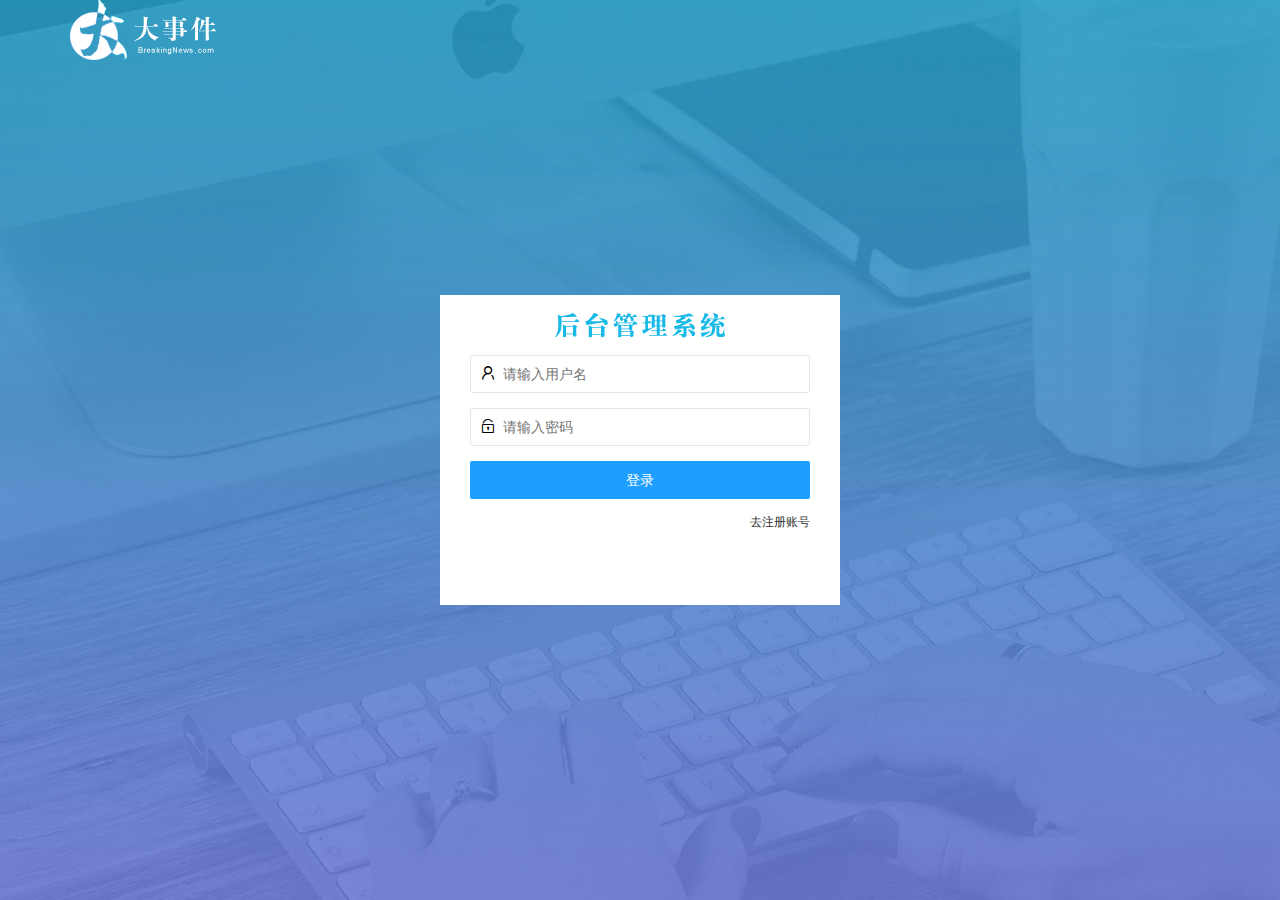
<file: login.html>
<!DOCTYPE html>
<html lang="en">

<head>
  <meta charset="UTF-8" />
  <meta name="viewport" content="width=device-width, initial-scale=1.0" />
  <title>大事件-登录/注册</title>
  <!-- 导入 LayUI 的样式 -->
  <link rel="stylesheet" href="/assets/lib/layui/css/layui.css" />
  <!-- 导入自己的样式表 -->
  <link rel="stylesheet" href="/assets/css/login.css" />
</head>

<body>
  <!-- 头部的 Logo 区域 -->
  <div class="layui-main">
    <img src="/assets/images/logo.png" alt="" />
  </div>

  <!-- 登录注册区域 -->
  <div class="loginAndRegBox">
    <div class="title-box"></div>
    <!-- 登录的div -->
    <div class="login-box">
      <!-- 登录的表单 -->
      <form class="layui-form" id="form_login">
        <!-- 用户名 -->
        <div class="layui-form-item">
          <i class="layui-icon layui-icon-username"></i>
          <input type="text" name="username" required lay-verify="required" placeholder="请输入用户名" autocomplete="off"
            class="layui-input" />
        </div>
        <!-- 密码 -->
        <div class="layui-form-item">
          <i class="layui-icon layui-icon-password"></i>
          <input type="password" name="password" required lay-verify="required|pwd" placeholder="请输入密码"
            autocomplete="off" class="layui-input" />
        </div>
        <!-- 登录按钮 -->
        <div class="layui-form-item">
          <!-- 注意：表单提交按钮和普通按钮的区别，就是 lay-submit 属性 -->
          <button class="layui-btn layui-btn-fluid layui-btn-normal" lay-submit>登录</button>
        </div>
        <div class="layui-form-item links">
          <a href="javascript:;" id="link_reg">去注册账号</a>
        </div>
      </form>
    </div>
    <!-- 注册的div -->
    <div class="reg-box">
      <!-- 注册的表单 -->
      <form class="layui-form" id="form_reg">
        <!-- 用户名 -->
        <div class="layui-form-item">
          <i class="layui-icon layui-icon-username"></i>
          <input type="text" name="username" required lay-verify="required" placeholder="请输入用户名" autocomplete="off"
            class="layui-input" />
        </div>
        <!-- 密码 -->
        <div class="layui-form-item">
          <i class="layui-icon layui-icon-password"></i>
          <input type="password" name="password" required lay-verify="required|pwd" placeholder="请输入密码"
            autocomplete="off" class="layui-input" />
        </div>
        <!-- 密码确认框 -->
        <div class="layui-form-item">
          <i class="layui-icon layui-icon-password"></i>
          <input type="password" name="repassword" required lay-verify="required|pwd|repwd" placeholder="再次确认密码"
            autocomplete="off" class="layui-input" />
        </div>
        <!-- 注册按钮 -->
        <div class="layui-form-item">
          <!-- 注意：表单提交按钮和普通按钮的区别，就是 lay-submit 属性 -->
          <button class="layui-btn layui-btn-fluid layui-btn-normal" lay-submit>注册</button>
        </div>
        <div class="layui-form-item links">
          <a href="javascript:;" id="link_login">去登录</a>
        </div>
      </form>
    </div>
  </div>

  <!-- 导入 Layui 的JS文件 -->
  <script src="/assets/lib/layui/layui.all.js"></script>
  <!-- 导入 JQuery -->
  <script src="/assets/lib/jquery.js"></script>
  <!-- 导入自己封装的 baseAPI.js -->
  <script src="/assets/js/baseAPI.js"></script>
  <!-- 导入自己的 JavaScript 脚本 -->
  <script src="/assets/js/login.js"></script>
</body>

</html>
</file>
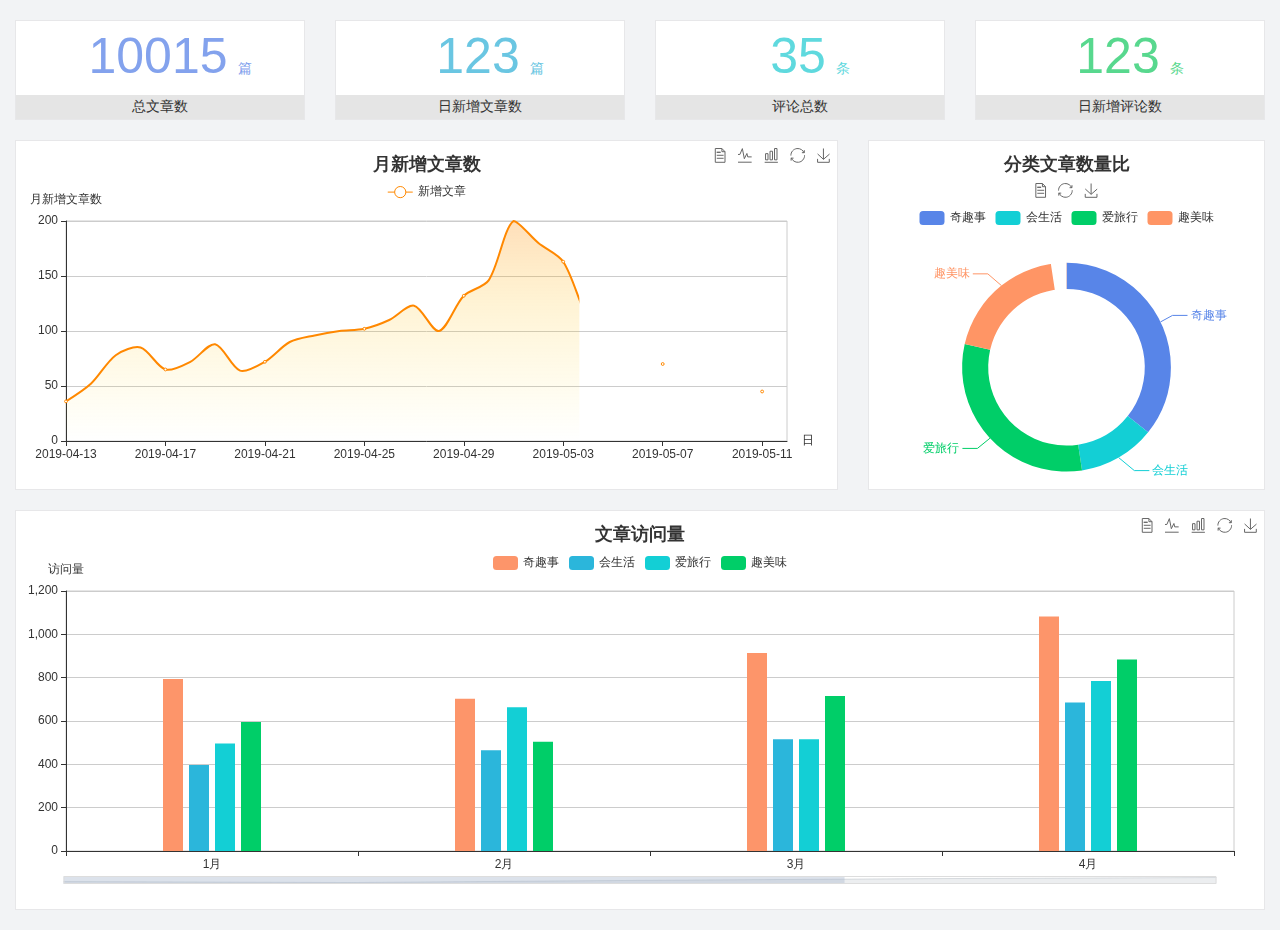
<file: home/dashboard.html>
<!DOCTYPE html>
<html lang="en">

<head>
  <meta charset="UTF-8">
  <meta name="viewport" content="width=device-width, initial-scale=1.0">
  <meta http-equiv="X-UA-Compatible" content="ie=edge">
  <title>图表统计</title>
  <link rel="stylesheet" href="../../assets/lib/bootstrap.css" />
  <link rel="stylesheet" href="../../assets/lib/main.css" />
  <script src="../../assets/lib/jquery.js"></script>
  <script type="text/javascript" src="../../assets/lib/echarts.min.js"></script>
</head>

<body>
  <div class="container-fluid">
    <div class="row spannel_list">
      <div class="col-sm-3 col-xs-6">
        <div class="spannel">
          <em>10015</em><span>篇</span>
          <b>总文章数</b>
        </div>
      </div>
      <div class="col-sm-3 col-xs-6">
        <div class="spannel scolor01">
          <em>123</em><span>篇</span>
          <b>日新增文章数</b>
        </div>
      </div>
      <div class="col-sm-3 col-xs-6">
        <div class="spannel scolor02">
          <em>35</em><span>条</span>
          <b>评论总数</b>
        </div>
      </div>
      <div class="col-sm-3 col-xs-6">
        <div class="spannel scolor03">
          <em>123</em><span>条</span>
          <b>日新增评论数</b>
        </div>
      </div>
    </div>
  </div>

  <div class="container-fluid">
    <div class="row curve-pie">
      <div class="col-lg-8 col-md-8">
        <div class="gragh_pannel" id="curve_show"></div>
      </div>
      <div class="col-lg-4 col-md-4">
        <div class="gragh_pannel" id="pie_show"></div>
      </div>
    </div>
  </div>

  <div class="container-fluid">
    <div class="column_pannel" id="column_show"></div>
  </div>

  <script>
    var oChart = echarts.init(document.getElementById('curve_show'));
    var aList_all = [
      { 'count': 36, 'date': '2019-04-13' },
      { 'count': 52, 'date': '2019-04-14' },
      { 'count': 78, 'date': '2019-04-15' },
      { 'count': 85, 'date': '2019-04-16' },
      { 'count': 65, 'date': '2019-04-17' },
      { 'count': 72, 'date': '2019-04-18' },
      { 'count': 88, 'date': '2019-04-19' },
      { 'count': 64, 'date': '2019-04-20' },
      { 'count': 72, 'date': '2019-04-21' },
      { 'count': 90, 'date': '2019-04-22' },
      { 'count': 96, 'date': '2019-04-23' },
      { 'count': 100, 'date': '2019-04-24' },
      { 'count': 102, 'date': '2019-04-25' },
      { 'count': 110, 'date': '2019-04-26' },
      { 'count': 123, 'date': '2019-04-27' },
      { 'count': 100, 'date': '2019-04-28' },
      { 'count': 132, 'date': '2019-04-29' },
      { 'count': 146, 'date': '2019-04-30' },
      { 'count': 200, 'date': '2019-05-01' },
      { 'count': 180, 'date': '2019-05-02' },
      { 'count': 163, 'date': '2019-05-03' },
      { 'count': 110, 'date': '2019-05-04' },
      { 'count': 80, 'date': '2019-05-05' },
      { 'count': 82, 'date': '2019-05-06' },
      { 'count': 70, 'date': '2019-05-07' },
      { 'count': 65, 'date': '2019-05-08' },
      { 'count': 54, 'date': '2019-05-09' },
      { 'count': 40, 'date': '2019-05-10' },
      { 'count': 45, 'date': '2019-05-11' },
      { 'count': 38, 'date': '2019-05-12' },
    ];

    let aCount = [];
    let aDate = [];

    for (var i = 0; i < aList_all.length; i++) {
      aCount.push(aList_all[i].count);
      aDate.push(aList_all[i].date);
    }

    var chartopt = {
      title: {
        text: '月新增文章数',
        left: 'center',
        top: '10'
      },
      tooltip: {
        trigger: 'axis'
      },
      legend: {
        data: ['新增文章'],
        top: '40'
      },
      toolbox: {
        show: true,
        feature: {
          mark: { show: true },
          dataView: { show: true, readOnly: false },
          magicType: { show: true, type: ['line', 'bar'] },
          restore: { show: true },
          saveAsImage: { show: true }
        }
      },
      calculable: true,
      xAxis: [
        {
          name: '日',
          type: 'category',
          boundaryGap: false,
          data: aDate
        }
      ],
      yAxis: [
        {
          name: '月新增文章数',
          type: 'value'
        }
      ],
      series: [
        {
          name: '新增文章',
          type: 'line',
          smooth: true,
          itemStyle: { normal: { areaStyle: { type: 'default' }, color: '#f80' }, lineStyle: { color: '#f80' } },
          data: aCount
        }],
      areaStyle: {
        normal: {
          color: new echarts.graphic.LinearGradient(0, 0, 0, 1, [{
            offset: 0,
            color: 'rgba(255,136,0,0.39)'
          }, {
            offset: .34,
            color: 'rgba(255,180,0,0.25)'
          }, {
            offset: 1,
            color: 'rgba(255,222,0,0.00)'
          }])

        }
      },
      grid: {
        show: true,
        x: 50,
        x2: 50,
        y: 80,
        height: 220
      }
    };

    oChart.setOption(chartopt);


    var oPie = echarts.init(document.getElementById('pie_show'));
    var oPieopt =
    {
      title: {
        top: 10,
        text: '分类文章数量比',
        x: 'center'
      },
      tooltip: {
        trigger: 'item',
        formatter: "{a} <br/>{b} : {c} ({d}%)"
      },
      color: ['#5885e8', '#13cfd5', '#00ce68', '#ff9565'],
      legend: {
        x: 'center',
        top: 65,
        data: ['奇趣事', '会生活', '爱旅行', '趣美味']
      },
      toolbox: {
        show: true,
        x: 'center',
        top: 35,
        feature: {
          mark: { show: true },
          dataView: { show: true, readOnly: false },
          magicType: {
            show: true,
            type: ['pie', 'funnel'],
            option: {
              funnel: {
                x: '25%',
                width: '50%',
                funnelAlign: 'left',
                max: 1548
              }
            }
          },
          restore: { show: true },
          saveAsImage: { show: true }
        }
      },
      calculable: true,
      series: [
        {
          name: '访问来源',
          type: 'pie',
          radius: ['45%', '60%'],
          center: ['50%', '65%'],
          data: [
            { value: 300, name: '奇趣事' },
            { value: 100, name: '会生活' },
            { value: 260, name: '爱旅行' },
            { value: 180, name: '趣美味' }
          ]
        }
      ]
    };
    oPie.setOption(oPieopt);



    var oColumn = this.echarts.init(document.getElementById('column_show'));
    var oColumnopt =
    {
      title: {
        text: '文章访问量',
        left: 'center',
        top: '10'
      },
      tooltip: {
        trigger: 'axis'
      },
      legend: {
        data: ['奇趣事', '会生活', '爱旅行', '趣美味'],
        top: '40'
      },
      toolbox: {
        show: true,
        feature: {
          mark: { show: true },
          dataView: { show: true, readOnly: false },
          magicType: { show: true, type: ['line', 'bar'] },
          restore: { show: true },
          saveAsImage: { show: true }
        }
      },
      calculable: true,
      xAxis: [
        {
          type: 'category',
          data: ['1月', '2月', '3月', '4月', '5月']
        }
      ],
      yAxis: [
        {
          name: '访问量',
          type: 'value'
        }
      ],
      series: [
        {
          name: '奇趣事',
          type: 'bar',
          barWidth: 20,
          itemStyle: {
            normal: { areaStyle: { type: 'default' }, color: '#fd956a' }
          },
          data: [800, 708, 920, 1090, 1200]
        },
        {
          name: '会生活',
          type: 'bar',
          barWidth: 20,
          itemStyle: {
            normal: { areaStyle: { type: 'default' }, color: '#2bb6db' }
          },
          data: [400, 468, 520, 690, 800]
        },
        {
          name: '爱旅行',
          type: 'bar',
          barWidth: 20,
          itemStyle: {
            normal: { areaStyle: { type: 'default' }, color: '#13cfd5' }
          },
          data: [500, 668, 520, 790, 900]
        },
        {
          name: '趣美味',
          type: 'bar',
          barWidth: 20,
          itemStyle: {
            normal: { areaStyle: { type: 'default' }, color: '#00ce68' }
          },
          data: [600, 508, 720, 890, 1000]
        }
      ],
      grid: {
        show: true,
        x: 50,
        x2: 30,
        y: 80,
        height: 260
      },
      dataZoom: [//给x轴设置滚动条
        {
          start: 0,//默认为0
          end: 100 - 1000 / 31,//默认为100
          type: 'slider',
          show: true,
          xAxisIndex: [0],
          handleSize: 0,//滑动条的 左右2个滑动条的大小
          height: 8,//组件高度
          left: 45, //左边的距离
          right: 50,//右边的距离
          bottom: 26,//右边的距离
          handleColor: '#ddd',//h滑动图标的颜色
          handleStyle: {
            borderColor: "#cacaca",
            borderWidth: "1",
            shadowBlur: 2,
            background: "#ddd",
            shadowColor: "#ddd",
          }
        }]
    };
    oColumn.setOption(oColumnopt);
  </script>
</body>

</html>
</file>
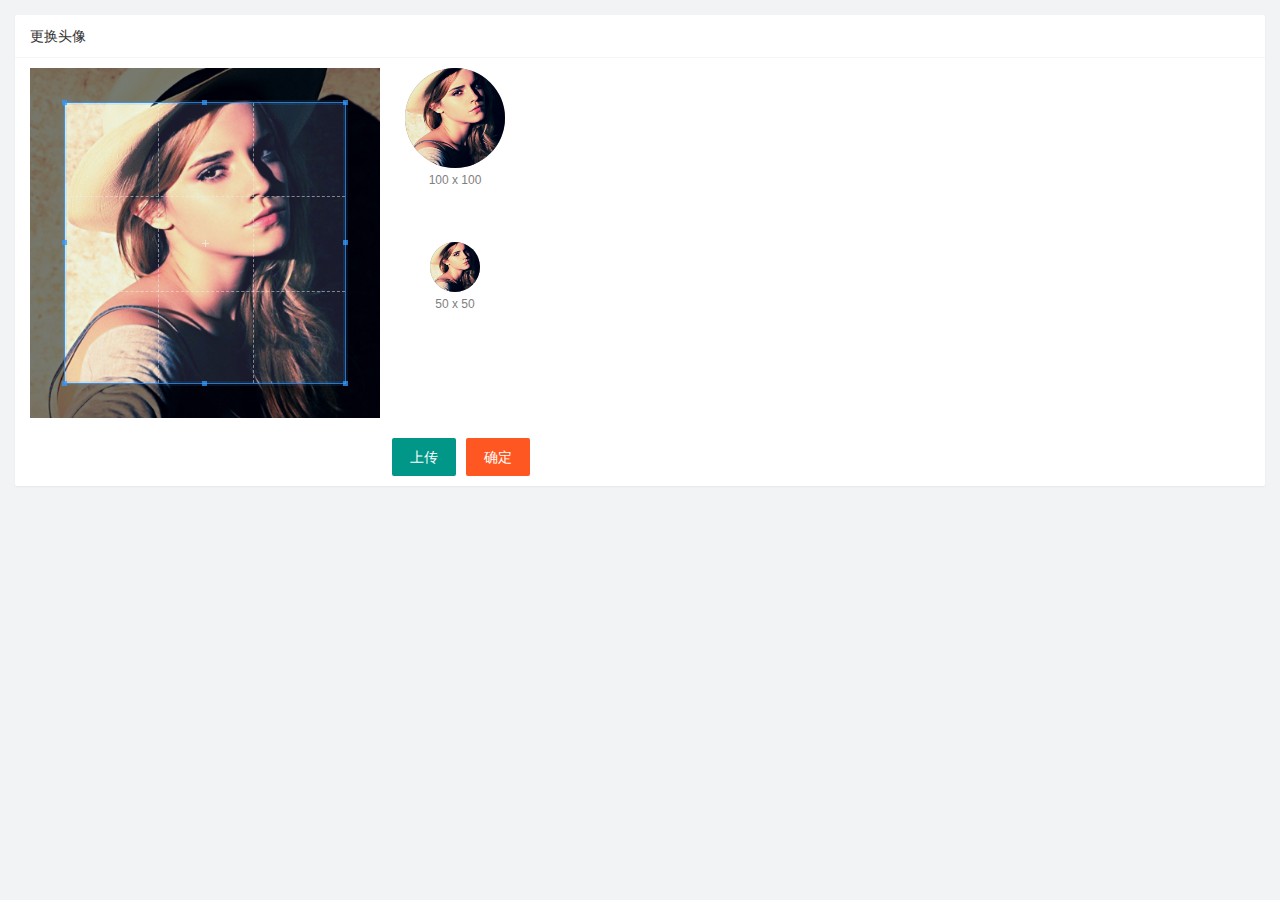
<file: user/user_avatar.html>
<!DOCTYPE html>
<html lang="en">

<head>
  <meta charset="UTF-8" />
  <meta name="viewport" content="width=device-width, initial-scale=1.0" />
  <title>Document</title>
  <link rel="stylesheet" href="/assets/lib/layui/css/layui.css" />
  <link rel="stylesheet" href="/assets/lib/cropper/cropper.css" />
  <link rel="stylesheet" href="/assets/css/user/user_avatar.css" />
</head>

<body>
  <!-- 卡片区域 -->
  <div class="layui-card">
    <div class="layui-card-header">更换头像</div>
    <div class="layui-card-body">
      <!-- 第一行的图片裁剪和预览区域 -->
      <div class="row1">
        <!-- 图片裁剪区域 -->
        <div class="cropper-box">
          <!-- 这个 img 标签很重要，将来会把它初始化为裁剪区域 -->
          <img id="image" src="/assets/images/sample.jpg" />
        </div>
        <!-- 图片的预览区域 -->
        <div class="preview-box">
          <div>
            <!-- 宽高为 100px 的预览区域 -->
            <div class="img-preview w100"></div>
            <p class="size">100 x 100</p>
          </div>
          <div>
            <!-- 宽高为 50px 的预览区域 -->
            <div class="img-preview w50"></div>
            <p class="size">50 x 50</p>
          </div>
        </div>
      </div>

      <!-- 第二行的按钮区域 -->
      <div class="row2">
        <!-- 通过 accept 属性，可以指定，允许用户选择什么类型的文件 -->
        <input type="file" id="file" accept="image/png,image/jpeg" />
        <button type="button" class="layui-btn" id="btnChooseImage">上传</button>
        <button type="button" class="layui-btn layui-btn-danger" id="btnUpload">确定</button>
      </div>
    </div>
  </div>

  <script src="/assets/lib/layui/layui.all.js"></script>
  <script src="/assets/lib/jquery.js"></script>
  <script src="/assets/lib/cropper/Cropper.js"></script>
  <script src="/assets/lib/cropper/jquery-cropper.js"></script>
  <script src="/assets/js/baseAPI.js"></script>
  <script src="/assets/js/user/user_avatar.js"></script>
</body>

</html>
</file>
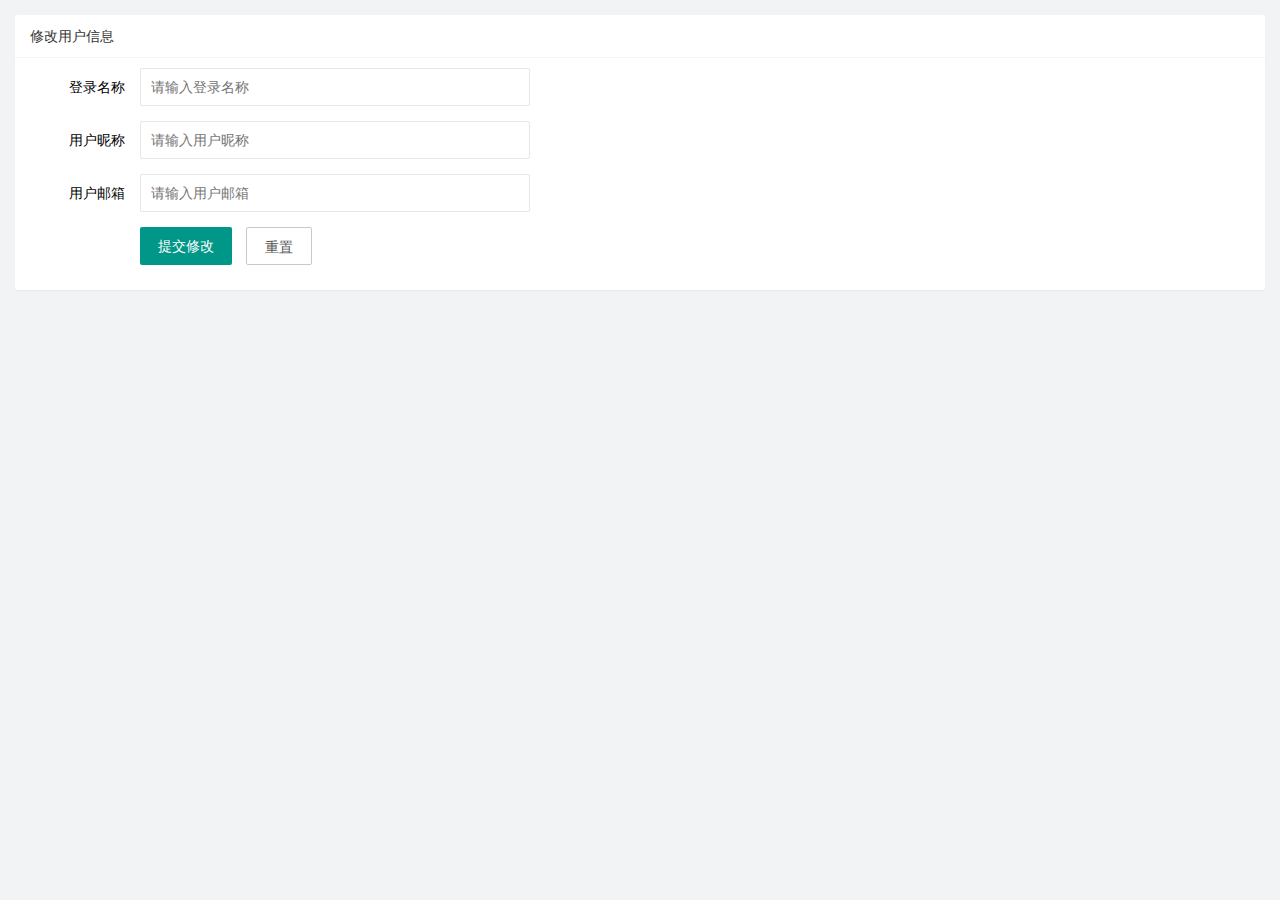
<file: user/user_info.html>
<!DOCTYPE html>
<html lang="en">
  <head>
    <meta charset="UTF-8" />
    <meta name="viewport" content="width=device-width, initial-scale=1.0" />
    <title>Document</title>
    <!-- 导入 layui 的样式 -->
    <link rel="stylesheet" href="/assets/lib/layui/css/layui.css" />
    <!-- 导入自己的样式 -->
    <link rel="stylesheet" href="/assets/css/user/user_info.css" />
  </head>
  <body>
    <!-- 卡片区域 -->
    <div class="layui-card">
      <div class="layui-card-header">修改用户信息</div>
      <div class="layui-card-body">
        <!-- form 表单区域 -->
        <form class="layui-form" lay-filter="formUserInfo">
          <!-- 这是隐藏域 -->
          <input type="hidden" name="id" value="" />
          <div class="layui-form-item">
            <label class="layui-form-label">登录名称</label>
            <div class="layui-input-block">
              <input type="text" name="username" required lay-verify="required" placeholder="请输入登录名称" autocomplete="off" class="layui-input" readonly />
            </div>
          </div>
          <div class="layui-form-item">
            <label class="layui-form-label">用户昵称</label>
            <div class="layui-input-block">
              <input type="text" name="nickname" required lay-verify="required|nickname" placeholder="请输入用户昵称" autocomplete="off" class="layui-input" />
            </div>
          </div>
          <div class="layui-form-item">
            <label class="layui-form-label">用户邮箱</label>
            <div class="layui-input-block">
              <input type="text" name="email" required lay-verify="required|email" placeholder="请输入用户邮箱" autocomplete="off" class="layui-input" />
            </div>
          </div>
          <div class="layui-form-item">
            <div class="layui-input-block">
              <button class="layui-btn" lay-submit lay-filter="formDemo">提交修改</button>
              <button type="reset" class="layui-btn layui-btn-primary" id="btnReset">重置</button>
            </div>
          </div>
        </form>
      </div>
    </div>

    <!-- 导入 layui 的 js -->
    <script src="/assets/lib/layui/layui.all.js"></script>
    <!-- 导入 jquery -->
    <script src="/assets/lib/jquery.js"></script>
    <!-- 导入 baseAPI -->
    <script src="/assets/js/baseAPI.js"></script>
    <!-- 导入自己的 js -->
    <script src="/assets/js/user/user_info.js"></script>
  </body>
</html>
</file>
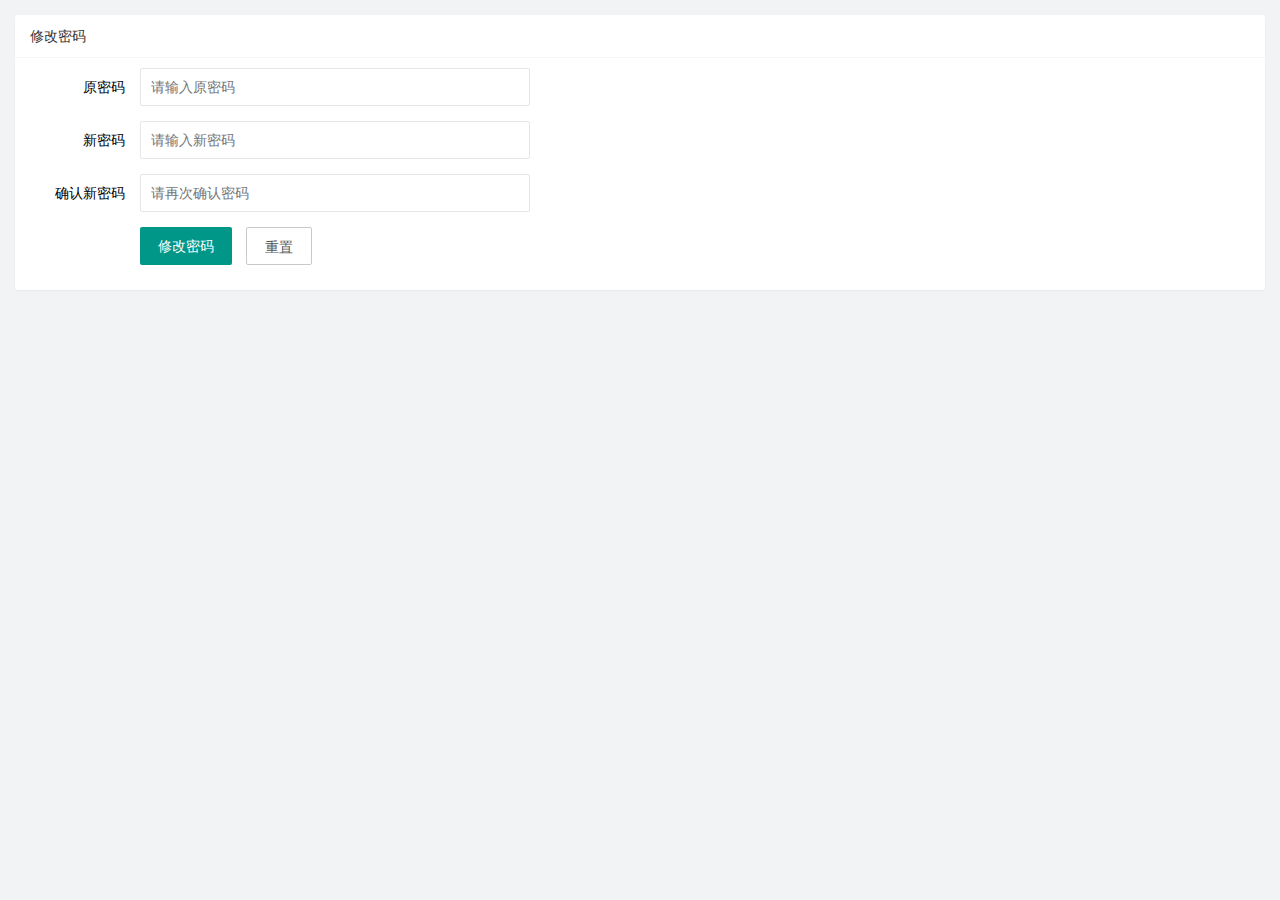
<file: user/user_pwd.html>
<!DOCTYPE html>
<html lang="en">
  <head>
    <meta charset="UTF-8" />
    <meta name="viewport" content="width=device-width, initial-scale=1.0" />
    <title>Document</title>
    <link rel="stylesheet" href="/assets/lib/layui/css/layui.css" />
    <link rel="stylesheet" href="/assets/css/user/user_pwd.css" />
  </head>
  <body>
    <!-- 卡片区域 -->
    <div class="layui-card">
      <div class="layui-card-header">修改密码</div>
      <div class="layui-card-body">
        <form class="layui-form">
          <div class="layui-form-item">
            <label class="layui-form-label">原密码</label>
            <div class="layui-input-block">
              <input type="password" name="oldPwd" required lay-verify="required|pwd" placeholder="请输入原密码" autocomplete="off" class="layui-input" />
            </div>
          </div>
          <div class="layui-form-item">
            <label class="layui-form-label">新密码</label>
            <div class="layui-input-block">
              <input type="password" name="newPwd" required lay-verify="required|pwd|samePwd" placeholder="请输入新密码" autocomplete="off" class="layui-input" />
            </div>
          </div>
          <div class="layui-form-item">
            <label class="layui-form-label">确认新密码</label>
            <div class="layui-input-block">
              <input type="password" name="rePwd" required lay-verify="required|pwd|rePwd" placeholder="请再次确认密码" autocomplete="off" class="layui-input" />
            </div>
          </div>
          <div class="layui-form-item">
            <div class="layui-input-block">
              <button class="layui-btn" lay-submit lay-filter="formDemo">修改密码</button>
              <button type="reset" class="layui-btn layui-btn-primary">重置</button>
            </div>
          </div>
        </form>
      </div>
    </div>

    <!-- 导入 layui 的 js -->
    <script src="/assets/lib/layui/layui.all.js"></script>
    <!-- 导入 jQuery -->
    <script src="/assets/lib/jquery.js"></script>
    <!-- 导入 baseAPI -->
    <script src="/assets/js/baseAPI.js"></script>
    <!-- 导入自己的 js -->
    <script src="/assets/js/user/user_pwd.js"></script>
  </body>
</html>
</file>
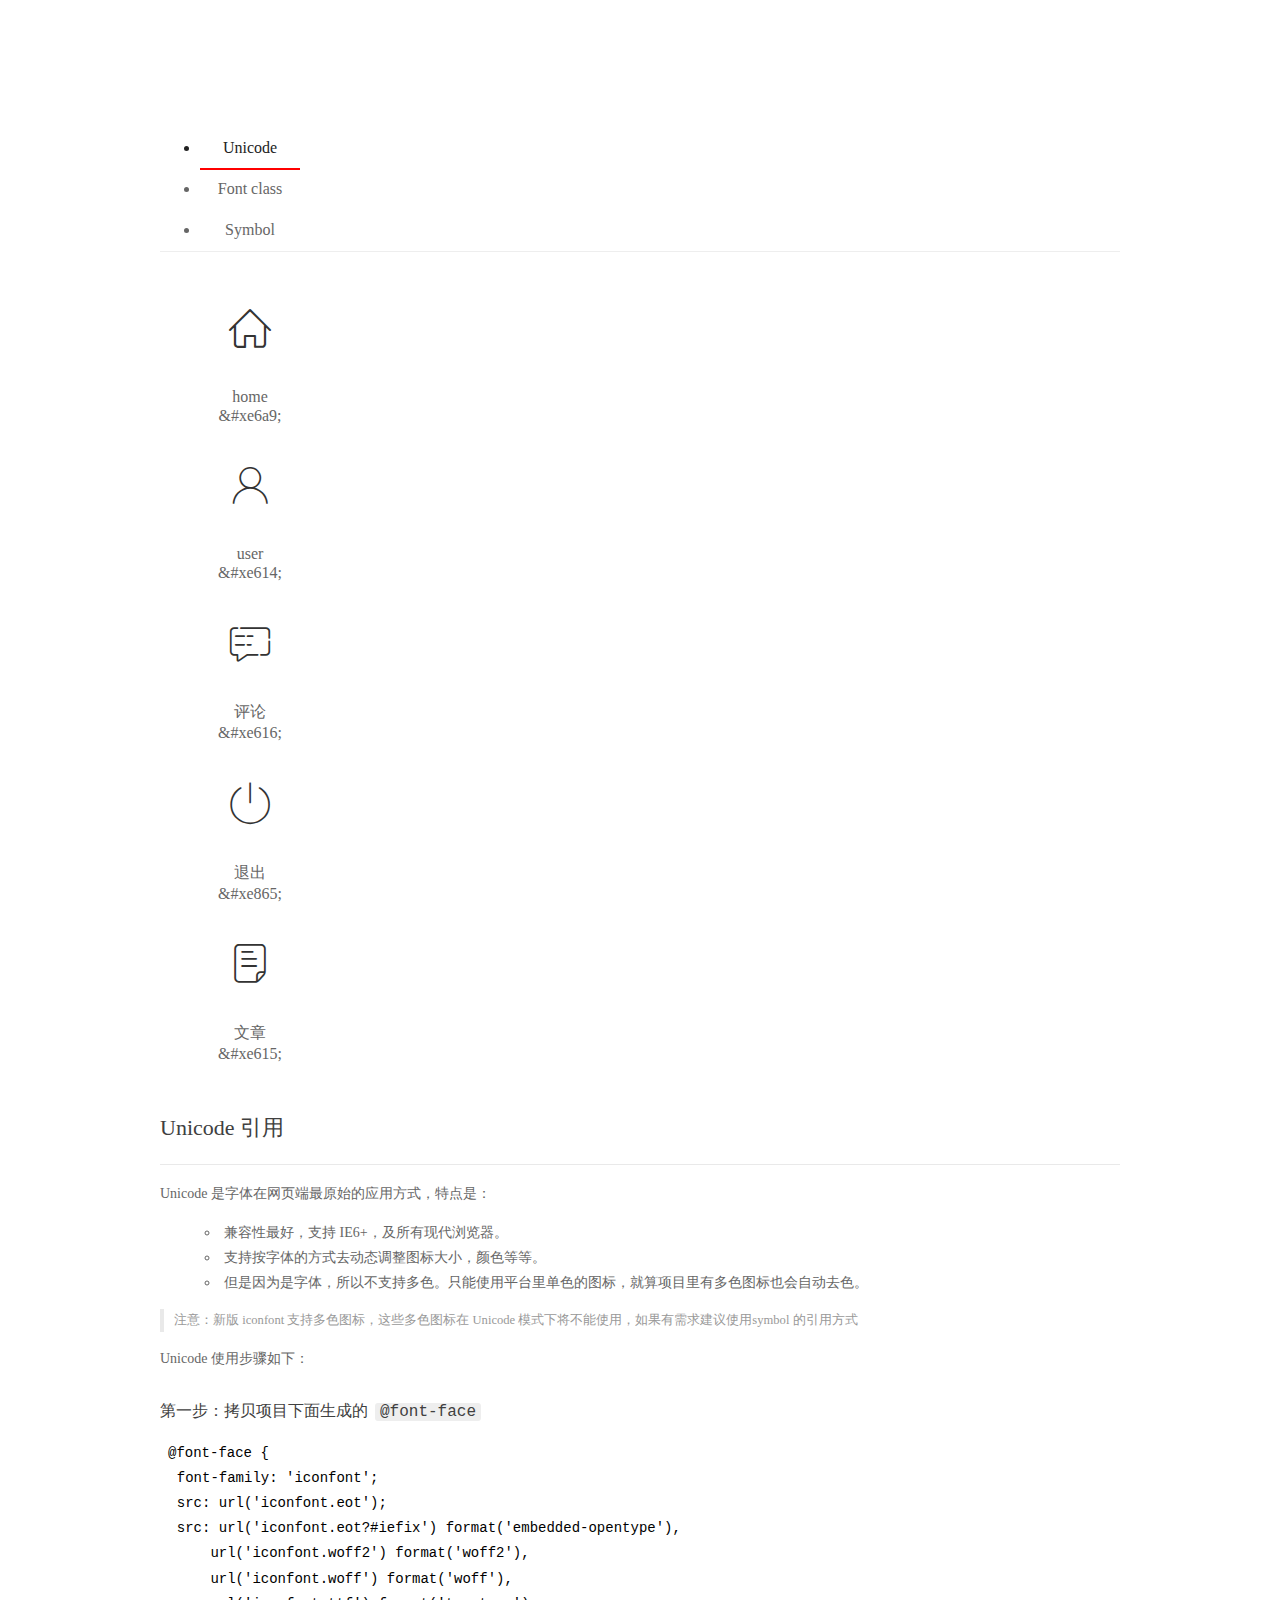
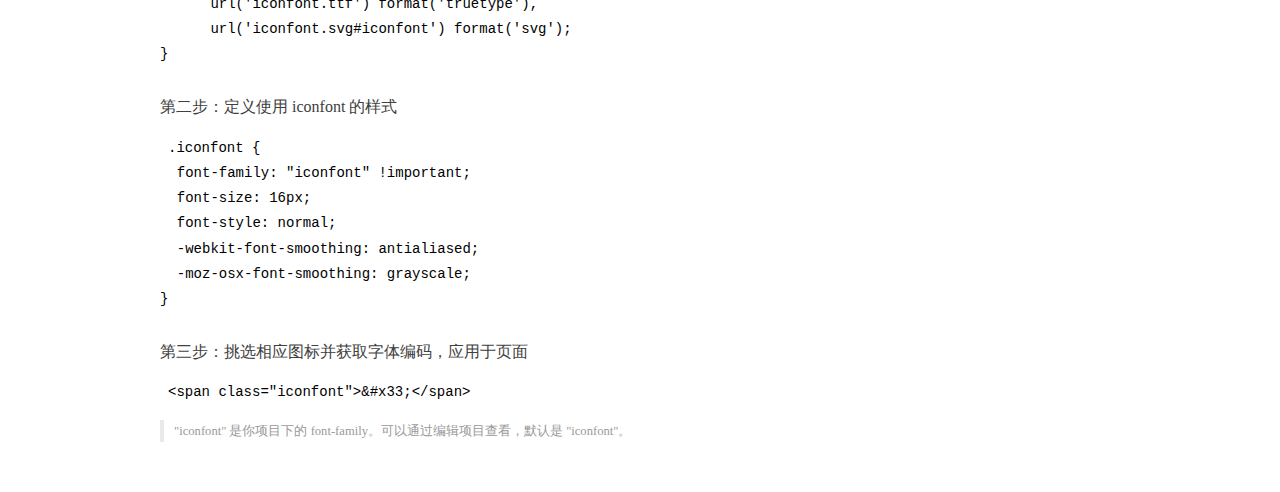
<file: assets/fonts/demo_index.html>
<!DOCTYPE html>
<html>
<head>
  <meta charset="utf-8"/>
  <title>IconFont Demo</title>
  <link rel="shortcut icon" href="https://gtms04.alicdn.com/tps/i4/TB1_oz6GVXXXXaFXpXXJDFnIXXX-64-64.ico" type="image/x-icon"/>
  <link rel="stylesheet" href="https://g.alicdn.com/thx/cube/1.3.2/cube.min.css">
  <link rel="stylesheet" href="demo.css">
  <link rel="stylesheet" href="iconfont.css">
  <script src="iconfont.js"></script>
  <!-- jQuery -->
  <script src="https://a1.alicdn.com/oss/uploads/2018/12/26/7bfddb60-08e8-11e9-9b04-53e73bb6408b.js"></script>
  <!-- 代码高亮 -->
  <script src="https://a1.alicdn.com/oss/uploads/2018/12/26/a3f714d0-08e6-11e9-8a15-ebf944d7534c.js"></script>
</head>
<body>
  <div class="main">
    <h1 class="logo"><a href="https://www.iconfont.cn/" title="iconfont 首页" target="_blank">&#xe86b;</a></h1>
    <div class="nav-tabs">
      <ul id="tabs" class="dib-box">
        <li class="dib active"><span>Unicode</span></li>
        <li class="dib"><span>Font class</span></li>
        <li class="dib"><span>Symbol</span></li>
      </ul>
      
    </div>
    <div class="tab-container">
      <div class="content unicode" style="display: block;">
          <ul class="icon_lists dib-box">
          
            <li class="dib">
              <span class="icon iconfont">&#xe6a9;</span>
                <div class="name">home</div>
                <div class="code-name">&amp;#xe6a9;</div>
              </li>
          
            <li class="dib">
              <span class="icon iconfont">&#xe614;</span>
                <div class="name">user</div>
                <div class="code-name">&amp;#xe614;</div>
              </li>
          
            <li class="dib">
              <span class="icon iconfont">&#xe616;</span>
                <div class="name">评论</div>
                <div class="code-name">&amp;#xe616;</div>
              </li>
          
            <li class="dib">
              <span class="icon iconfont">&#xe865;</span>
                <div class="name">退出</div>
                <div class="code-name">&amp;#xe865;</div>
              </li>
          
            <li class="dib">
              <span class="icon iconfont">&#xe615;</span>
                <div class="name">文章</div>
                <div class="code-name">&amp;#xe615;</div>
              </li>
          
          </ul>
          <div class="article markdown">
          <h2 id="unicode-">Unicode 引用</h2>
          <hr>

          <p>Unicode 是字体在网页端最原始的应用方式，特点是：</p>
          <ul>
            <li>兼容性最好，支持 IE6+，及所有现代浏览器。</li>
            <li>支持按字体的方式去动态调整图标大小，颜色等等。</li>
            <li>但是因为是字体，所以不支持多色。只能使用平台里单色的图标，就算项目里有多色图标也会自动去色。</li>
          </ul>
          <blockquote>
            <p>注意：新版 iconfont 支持多色图标，这些多色图标在 Unicode 模式下将不能使用，如果有需求建议使用symbol 的引用方式</p>
          </blockquote>
          <p>Unicode 使用步骤如下：</p>
          <h3 id="-font-face">第一步：拷贝项目下面生成的 <code>@font-face</code></h3>
<pre><code class="language-css"
>@font-face {
  font-family: 'iconfont';
  src: url('iconfont.eot');
  src: url('iconfont.eot?#iefix') format('embedded-opentype'),
      url('iconfont.woff2') format('woff2'),
      url('iconfont.woff') format('woff'),
      url('iconfont.ttf') format('truetype'),
      url('iconfont.svg#iconfont') format('svg');
}
</code></pre>
          <h3 id="-iconfont-">第二步：定义使用 iconfont 的样式</h3>
<pre><code class="language-css"
>.iconfont {
  font-family: "iconfont" !important;
  font-size: 16px;
  font-style: normal;
  -webkit-font-smoothing: antialiased;
  -moz-osx-font-smoothing: grayscale;
}
</code></pre>
          <h3 id="-">第三步：挑选相应图标并获取字体编码，应用于页面</h3>
<pre>
<code class="language-html"
>&lt;span class="iconfont"&gt;&amp;#x33;&lt;/span&gt;
</code></pre>
          <blockquote>
            <p>"iconfont" 是你项目下的 font-family。可以通过编辑项目查看，默认是 "iconfont"。</p>
          </blockquote>
          </div>
      </div>
      <div class="content font-class">
        <ul class="icon_lists dib-box">
          
          <li class="dib">
            <span class="icon iconfont icon-home"></span>
            <div class="name">
              home
            </div>
            <div class="code-name">.icon-home
            </div>
          </li>
          
          <li class="dib">
            <span class="icon iconfont icon-user"></span>
            <div class="name">
              user
            </div>
            <div class="code-name">.icon-user
            </div>
          </li>
          
          <li class="dib">
            <span class="icon iconfont icon-pinglun"></span>
            <div class="name">
              评论
            </div>
            <div class="code-name">.icon-pinglun
            </div>
          </li>
          
          <li class="dib">
            <span class="icon iconfont icon-tuichu"></span>
            <div class="name">
              退出
            </div>
            <div class="code-name">.icon-tuichu
            </div>
          </li>
          
          <li class="dib">
            <span class="icon iconfont icon-16"></span>
            <div class="name">
              文章
            </div>
            <div class="code-name">.icon-16
            </div>
          </li>
          
        </ul>
        <div class="article markdown">
        <h2 id="font-class-">font-class 引用</h2>
        <hr>

        <p>font-class 是 Unicode 使用方式的一种变种，主要是解决 Unicode 书写不直观，语意不明确的问题。</p>
        <p>与 Unicode 使用方式相比，具有如下特点：</p>
        <ul>
          <li>兼容性良好，支持 IE8+，及所有现代浏览器。</li>
          <li>相比于 Unicode 语意明确，书写更直观。可以很容易分辨这个 icon 是什么。</li>
          <li>因为使用 class 来定义图标，所以当要替换图标时，只需要修改 class 里面的 Unicode 引用。</li>
          <li>不过因为本质上还是使用的字体，所以多色图标还是不支持的。</li>
        </ul>
        <p>使用步骤如下：</p>
        <h3 id="-fontclass-">第一步：引入项目下面生成的 fontclass 代码：</h3>
<pre><code class="language-html">&lt;link rel="stylesheet" href="./iconfont.css"&gt;
</code></pre>
        <h3 id="-">第二步：挑选相应图标并获取类名，应用于页面：</h3>
<pre><code class="language-html">&lt;span class="iconfont icon-xxx"&gt;&lt;/span&gt;
</code></pre>
        <blockquote>
          <p>"
            iconfont" 是你项目下的 font-family。可以通过编辑项目查看，默认是 "iconfont"。</p>
        </blockquote>
      </div>
      </div>
      <div class="content symbol">
          <ul class="icon_lists dib-box">
          
            <li class="dib">
                <svg class="icon svg-icon" aria-hidden="true">
                  <use xlink:href="#icon-home"></use>
                </svg>
                <div class="name">home</div>
                <div class="code-name">#icon-home</div>
            </li>
          
            <li class="dib">
                <svg class="icon svg-icon" aria-hidden="true">
                  <use xlink:href="#icon-user"></use>
                </svg>
                <div class="name">user</div>
                <div class="code-name">#icon-user</div>
            </li>
          
            <li class="dib">
                <svg class="icon svg-icon" aria-hidden="true">
                  <use xlink:href="#icon-pinglun"></use>
                </svg>
                <div class="name">评论</div>
                <div class="code-name">#icon-pinglun</div>
            </li>
          
            <li class="dib">
                <svg class="icon svg-icon" aria-hidden="true">
                  <use xlink:href="#icon-tuichu"></use>
                </svg>
                <div class="name">退出</div>
                <div class="code-name">#icon-tuichu</div>
            </li>
          
            <li class="dib">
                <svg class="icon svg-icon" aria-hidden="true">
                  <use xlink:href="#icon-16"></use>
                </svg>
                <div class="name">文章</div>
                <div class="code-name">#icon-16</div>
            </li>
          
          </ul>
          <div class="article markdown">
          <h2 id="symbol-">Symbol 引用</h2>
          <hr>

          <p>这是一种全新的使用方式，应该说这才是未来的主流，也是平台目前推荐的用法。相关介绍可以参考这篇<a href="">文章</a>
            这种用法其实是做了一个 SVG 的集合，与另外两种相比具有如下特点：</p>
          <ul>
            <li>支持多色图标了，不再受单色限制。</li>
            <li>通过一些技巧，支持像字体那样，通过 <code>font-size</code>, <code>color</code> 来调整样式。</li>
            <li>兼容性较差，支持 IE9+，及现代浏览器。</li>
            <li>浏览器渲染 SVG 的性能一般，还不如 png。</li>
          </ul>
          <p>使用步骤如下：</p>
          <h3 id="-symbol-">第一步：引入项目下面生成的 symbol 代码：</h3>
<pre><code class="language-html">&lt;script src="./iconfont.js"&gt;&lt;/script&gt;
</code></pre>
          <h3 id="-css-">第二步：加入通用 CSS 代码（引入一次就行）：</h3>
<pre><code class="language-html">&lt;style&gt;
.icon {
  width: 1em;
  height: 1em;
  vertical-align: -0.15em;
  fill: currentColor;
  overflow: hidden;
}
&lt;/style&gt;
</code></pre>
          <h3 id="-">第三步：挑选相应图标并获取类名，应用于页面：</h3>
<pre><code class="language-html">&lt;svg class="icon" aria-hidden="true"&gt;
  &lt;use xlink:href="#icon-xxx"&gt;&lt;/use&gt;
&lt;/svg&gt;
</code></pre>
          </div>
      </div>

    </div>
  </div>
  <script>
  $(document).ready(function () {
      $('.tab-container .content:first').show()

      $('#tabs li').click(function (e) {
        var tabContent = $('.tab-container .content')
        var index = $(this).index()

        if ($(this).hasClass('active')) {
          return
        } else {
          $('#tabs li').removeClass('active')
          $(this).addClass('active')

          tabContent.hide().eq(index).fadeIn()
        }
      })
    })
  </script>
</body>
</html>
</file>
<file: assets/lib/layui/css/layui.css>
/** layui-v2.5.5 MIT License By https://www.layui.com */
 .layui-inline,img{display:inline-block;vertical-align:middle}h1,h2,h3,h4,h5,h6{font-weight:400}.layui-edge,.layui-header,.layui-inline,.layui-main{position:relative}.layui-body,.layui-edge,.layui-elip{overflow:hidden}.layui-btn,.layui-edge,.layui-inline,img{vertical-align:middle}.layui-btn,.layui-disabled,.layui-icon,.layui-unselect{-moz-user-select:none;-webkit-user-select:none;-ms-user-select:none}.layui-elip,.layui-form-checkbox span,.layui-form-pane .layui-form-label{text-overflow:ellipsis;white-space:nowrap}.layui-breadcrumb,.layui-tree-btnGroup{visibility:hidden}blockquote,body,button,dd,div,dl,dt,form,h1,h2,h3,h4,h5,h6,input,li,ol,p,pre,td,textarea,th,ul{margin:0;padding:0;-webkit-tap-highlight-color:rgba(0,0,0,0)}a:active,a:hover{outline:0}img{border:none}li{list-style:none}table{border-collapse:collapse;border-spacing:0}h4,h5,h6{font-size:100%}button,input,optgroup,option,select,textarea{font-family:inherit;font-size:inherit;font-style:inherit;font-weight:inherit;outline:0}pre{white-space:pre-wrap;white-space:-moz-pre-wrap;white-space:-pre-wrap;white-space:-o-pre-wrap;word-wrap:break-word}body{line-height:24px;font:14px Helvetica Neue,Helvetica,PingFang SC,Tahoma,Arial,sans-serif}hr{height:1px;margin:10px 0;border:0;clear:both}a{color:#333;text-decoration:none}a:hover{color:#777}a cite{font-style:normal;*cursor:pointer}.layui-border-box,.layui-border-box *{box-sizing:border-box}.layui-box,.layui-box *{box-sizing:content-box}.layui-clear{clear:both;*zoom:1}.layui-clear:after{content:'\20';clear:both;*zoom:1;display:block;height:0}.layui-inline{*display:inline;*zoom:1}.layui-edge{display:inline-block;width:0;height:0;border-width:6px;border-style:dashed;border-color:transparent}.layui-edge-top{top:-4px;border-bottom-color:#999;border-bottom-style:solid}.layui-edge-right{border-left-color:#999;border-left-style:solid}.layui-edge-bottom{top:2px;border-top-color:#999;border-top-style:solid}.layui-edge-left{border-right-color:#999;border-right-style:solid}.layui-disabled,.layui-disabled:hover{color:#d2d2d2!important;cursor:not-allowed!important}.layui-circle{border-radius:100%}.layui-show{display:block!important}.layui-hide{display:none!important}@font-face{font-family:layui-icon;src:url(../font/iconfont.eot?v=250);src:url(../font/iconfont.eot?v=250#iefix) format('embedded-opentype'),url(../font/iconfont.woff2?v=250) format('woff2'),url(../font/iconfont.woff?v=250) format('woff'),url(../font/iconfont.ttf?v=250) format('truetype'),url(../font/iconfont.svg?v=250#layui-icon) format('svg')}.layui-icon{font-family:layui-icon!important;font-size:16px;font-style:normal;-webkit-font-smoothing:antialiased;-moz-osx-font-smoothing:grayscale}.layui-icon-reply-fill:before{content:"\e611"}.layui-icon-set-fill:before{content:"\e614"}.layui-icon-menu-fill:before{content:"\e60f"}.layui-icon-search:before{content:"\e615"}.layui-icon-share:before{content:"\e641"}.layui-icon-set-sm:before{content:"\e620"}.layui-icon-engine:before{content:"\e628"}.layui-icon-close:before{content:"\1006"}.layui-icon-close-fill:before{content:"\1007"}.layui-icon-chart-screen:before{content:"\e629"}.layui-icon-star:before{content:"\e600"}.layui-icon-circle-dot:before{content:"\e617"}.layui-icon-chat:before{content:"\e606"}.layui-icon-release:before{content:"\e609"}.layui-icon-list:before{content:"\e60a"}.layui-icon-chart:before{content:"\e62c"}.layui-icon-ok-circle:before{content:"\1005"}.layui-icon-layim-theme:before{content:"\e61b"}.layui-icon-table:before{content:"\e62d"}.layui-icon-right:before{content:"\e602"}.layui-icon-left:before{content:"\e603"}.layui-icon-cart-simple:before{content:"\e698"}.layui-icon-face-cry:before{content:"\e69c"}.layui-icon-face-smile:before{content:"\e6af"}.layui-icon-survey:before{content:"\e6b2"}.layui-icon-tree:before{content:"\e62e"}.layui-icon-upload-circle:before{content:"\e62f"}.layui-icon-add-circle:before{content:"\e61f"}.layui-icon-download-circle:before{content:"\e601"}.layui-icon-templeate-1:before{content:"\e630"}.layui-icon-util:before{content:"\e631"}.layui-icon-face-surprised:before{content:"\e664"}.layui-icon-edit:before{content:"\e642"}.layui-icon-speaker:before{content:"\e645"}.layui-icon-down:before{content:"\e61a"}.layui-icon-file:before{content:"\e621"}.layui-icon-layouts:before{content:"\e632"}.layui-icon-rate-half:before{content:"\e6c9"}.layui-icon-add-circle-fine:before{content:"\e608"}.layui-icon-prev-circle:before{content:"\e633"}.layui-icon-read:before{content:"\e705"}.layui-icon-404:before{content:"\e61c"}.layui-icon-carousel:before{content:"\e634"}.layui-icon-help:before{content:"\e607"}.layui-icon-code-circle:before{content:"\e635"}.layui-icon-water:before{content:"\e636"}.layui-icon-username:before{content:"\e66f"}.layui-icon-find-fill:before{content:"\e670"}.layui-icon-about:before{content:"\e60b"}.layui-icon-location:before{content:"\e715"}.layui-icon-up:before{content:"\e619"}.layui-icon-pause:before{content:"\e651"}.layui-icon-date:before{content:"\e637"}.layui-icon-layim-uploadfile:before{content:"\e61d"}.layui-icon-delete:before{content:"\e640"}.layui-icon-play:before{content:"\e652"}.layui-icon-top:before{content:"\e604"}.layui-icon-friends:before{content:"\e612"}.layui-icon-refresh-3:before{content:"\e9aa"}.layui-icon-ok:before{content:"\e605"}.layui-icon-layer:before{content:"\e638"}.layui-icon-face-smile-fine:before{content:"\e60c"}.layui-icon-dollar:before{content:"\e659"}.layui-icon-group:before{content:"\e613"}.layui-icon-layim-download:before{content:"\e61e"}.layui-icon-picture-fine:before{content:"\e60d"}.layui-icon-link:before{content:"\e64c"}.layui-icon-diamond:before{content:"\e735"}.layui-icon-log:before{content:"\e60e"}.layui-icon-rate-solid:before{content:"\e67a"}.layui-icon-fonts-del:before{content:"\e64f"}.layui-icon-unlink:before{content:"\e64d"}.layui-icon-fonts-clear:before{content:"\e639"}.layui-icon-triangle-r:before{content:"\e623"}.layui-icon-circle:before{content:"\e63f"}.layui-icon-radio:before{content:"\e643"}.layui-icon-align-center:before{content:"\e647"}.layui-icon-align-right:before{content:"\e648"}.layui-icon-align-left:before{content:"\e649"}.layui-icon-loading-1:before{content:"\e63e"}.layui-icon-return:before{content:"\e65c"}.layui-icon-fonts-strong:before{content:"\e62b"}.layui-icon-upload:before{content:"\e67c"}.layui-icon-dialogue:before{content:"\e63a"}.layui-icon-video:before{content:"\e6ed"}.layui-icon-headset:before{content:"\e6fc"}.layui-icon-cellphone-fine:before{content:"\e63b"}.layui-icon-add-1:before{content:"\e654"}.layui-icon-face-smile-b:before{content:"\e650"}.layui-icon-fonts-html:before{content:"\e64b"}.layui-icon-form:before{content:"\e63c"}.layui-icon-cart:before{content:"\e657"}.layui-icon-camera-fill:before{content:"\e65d"}.layui-icon-tabs:before{content:"\e62a"}.layui-icon-fonts-code:before{content:"\e64e"}.layui-icon-fire:before{content:"\e756"}.layui-icon-set:before{content:"\e716"}.layui-icon-fonts-u:before{content:"\e646"}.layui-icon-triangle-d:before{content:"\e625"}.layui-icon-tips:before{content:"\e702"}.layui-icon-picture:before{content:"\e64a"}.layui-icon-more-vertical:before{content:"\e671"}.layui-icon-flag:before{content:"\e66c"}.layui-icon-loading:before{content:"\e63d"}.layui-icon-fonts-i:before{content:"\e644"}.layui-icon-refresh-1:before{content:"\e666"}.layui-icon-rmb:before{content:"\e65e"}.layui-icon-home:before{content:"\e68e"}.layui-icon-user:before{content:"\e770"}.layui-icon-notice:before{content:"\e667"}.layui-icon-login-weibo:before{content:"\e675"}.layui-icon-voice:before{content:"\e688"}.layui-icon-upload-drag:before{content:"\e681"}.layui-icon-login-qq:before{content:"\e676"}.layui-icon-snowflake:before{content:"\e6b1"}.layui-icon-file-b:before{content:"\e655"}.layui-icon-template:before{content:"\e663"}.layui-icon-auz:before{content:"\e672"}.layui-icon-console:before{content:"\e665"}.layui-icon-app:before{content:"\e653"}.layui-icon-prev:before{content:"\e65a"}.layui-icon-website:before{content:"\e7ae"}.layui-icon-next:before{content:"\e65b"}.layui-icon-component:before{content:"\e857"}.layui-icon-more:before{content:"\e65f"}.layui-icon-login-wechat:before{content:"\e677"}.layui-icon-shrink-right:before{content:"\e668"}.layui-icon-spread-left:before{content:"\e66b"}.layui-icon-camera:before{content:"\e660"}.layui-icon-note:before{content:"\e66e"}.layui-icon-refresh:before{content:"\e669"}.layui-icon-female:before{content:"\e661"}.layui-icon-male:before{content:"\e662"}.layui-icon-password:before{content:"\e673"}.layui-icon-senior:before{content:"\e674"}.layui-icon-theme:before{content:"\e66a"}.layui-icon-tread:before{content:"\e6c5"}.layui-icon-praise:before{content:"\e6c6"}.layui-icon-star-fill:before{content:"\e658"}.layui-icon-rate:before{content:"\e67b"}.layui-icon-template-1:before{content:"\e656"}.layui-icon-vercode:before{content:"\e679"}.layui-icon-cellphone:before{content:"\e678"}.layui-icon-screen-full:before{content:"\e622"}.layui-icon-screen-restore:before{content:"\e758"}.layui-icon-cols:before{content:"\e610"}.layui-icon-export:before{content:"\e67d"}.layui-icon-print:before{content:"\e66d"}.layui-icon-slider:before{content:"\e714"}.layui-icon-addition:before{content:"\e624"}.layui-icon-subtraction:before{content:"\e67e"}.layui-icon-service:before{content:"\e626"}.layui-icon-transfer:before{content:"\e691"}.layui-main{width:1140px;margin:0 auto}.layui-header{z-index:1000;height:60px}.layui-header a:hover{transition:all .5s;-webkit-transition:all .5s}.layui-side{position:fixed;left:0;top:0;bottom:0;z-index:999;width:200px;overflow-x:hidden}.layui-side-scroll{position:relative;width:220px;height:100%;overflow-x:hidden}.layui-body{position:absolute;left:200px;right:0;top:0;bottom:0;z-index:998;width:auto;overflow-y:auto;box-sizing:border-box}.layui-layout-body{overflow:hidden}.layui-layout-admin .layui-header{background-color:#23262E}.layui-layout-admin .layui-side{top:60px;width:200px;overflow-x:hidden}.layui-layout-admin .layui-body{position:fixed;top:60px;bottom:44px}.layui-layout-admin .layui-main{width:auto;margin:0 15px}.layui-layout-admin .layui-footer{position:fixed;left:200px;right:0;bottom:0;height:44px;line-height:44px;padding:0 15px;background-color:#eee}.layui-layout-admin .layui-logo{position:absolute;left:0;top:0;width:200px;height:100%;line-height:60px;text-align:center;color:#009688;font-size:16px}.layui-layout-admin .layui-header .layui-nav{background:0 0}.layui-layout-left{position:absolute!important;left:200px;top:0}.layui-layout-right{position:absolute!important;right:0;top:0}.layui-container{position:relative;margin:0 auto;padding:0 15px;box-sizing:border-box}.layui-fluid{position:relative;margin:0 auto;padding:0 15px}.layui-row:after,.layui-row:before{content:'';display:block;clear:both}.layui-col-lg1,.layui-col-lg10,.layui-col-lg11,.layui-col-lg12,.layui-col-lg2,.layui-col-lg3,.layui-col-lg4,.layui-col-lg5,.layui-col-lg6,.layui-col-lg7,.layui-col-lg8,.layui-col-lg9,.layui-col-md1,.layui-col-md10,.layui-col-md11,.layui-col-md12,.layui-col-md2,.layui-col-md3,.layui-col-md4,.layui-col-md5,.layui-col-md6,.layui-col-md7,.layui-col-md8,.layui-col-md9,.layui-col-sm1,.layui-col-sm10,.layui-col-sm11,.layui-col-sm12,.layui-col-sm2,.layui-col-sm3,.layui-col-sm4,.layui-col-sm5,.layui-col-sm6,.layui-col-sm7,.layui-col-sm8,.layui-col-sm9,.layui-col-xs1,.layui-col-xs10,.layui-col-xs11,.layui-col-xs12,.layui-col-xs2,.layui-col-xs3,.layui-col-xs4,.layui-col-xs5,.layui-col-xs6,.layui-col-xs7,.layui-col-xs8,.layui-col-xs9{position:relative;display:block;box-sizing:border-box}.layui-col-xs1,.layui-col-xs10,.layui-col-xs11,.layui-col-xs12,.layui-col-xs2,.layui-col-xs3,.layui-col-xs4,.layui-col-xs5,.layui-col-xs6,.layui-col-xs7,.layui-col-xs8,.layui-col-xs9{float:left}.layui-col-xs1{width:8.33333333%}.layui-col-xs2{width:16.66666667%}.layui-col-xs3{width:25%}.layui-col-xs4{width:33.33333333%}.layui-col-xs5{width:41.66666667%}.layui-col-xs6{width:50%}.layui-col-xs7{width:58.33333333%}.layui-col-xs8{width:66.66666667%}.layui-col-xs9{width:75%}.layui-col-xs10{width:83.33333333%}.layui-col-xs11{width:91.66666667%}.layui-col-xs12{width:100%}.layui-col-xs-offset1{margin-left:8.33333333%}.layui-col-xs-offset2{margin-left:16.66666667%}.layui-col-xs-offset3{margin-left:25%}.layui-col-xs-offset4{margin-left:33.33333333%}.layui-col-xs-offset5{margin-left:41.66666667%}.layui-col-xs-offset6{margin-left:50%}.layui-col-xs-offset7{margin-left:58.33333333%}.layui-col-xs-offset8{margin-left:66.66666667%}.layui-col-xs-offset9{margin-left:75%}.layui-col-xs-offset10{margin-left:83.33333333%}.layui-col-xs-offset11{margin-left:91.66666667%}.layui-col-xs-offset12{margin-left:100%}@media screen and (max-width:768px){.layui-hide-xs{display:none!important}.layui-show-xs-block{display:block!important}.layui-show-xs-inline{display:inline!important}.layui-show-xs-inline-block{display:inline-block!important}}@media screen and (min-width:768px){.layui-container{width:750px}.layui-hide-sm{display:none!important}.layui-show-sm-block{display:block!important}.layui-show-sm-inline{display:inline!important}.layui-show-sm-inline-block{display:inline-block!important}.layui-col-sm1,.layui-col-sm10,.layui-col-sm11,.layui-col-sm12,.layui-col-sm2,.layui-col-sm3,.layui-col-sm4,.layui-col-sm5,.layui-col-sm6,.layui-col-sm7,.layui-col-sm8,.layui-col-sm9{float:left}.layui-col-sm1{width:8.33333333%}.layui-col-sm2{width:16.66666667%}.layui-col-sm3{width:25%}.layui-col-sm4{width:33.33333333%}.layui-col-sm5{width:41.66666667%}.layui-col-sm6{width:50%}.layui-col-sm7{width:58.33333333%}.layui-col-sm8{width:66.66666667%}.layui-col-sm9{width:75%}.layui-col-sm10{width:83.33333333%}.layui-col-sm11{width:91.66666667%}.layui-col-sm12{width:100%}.layui-col-sm-offset1{margin-left:8.33333333%}.layui-col-sm-offset2{margin-left:16.66666667%}.layui-col-sm-offset3{margin-left:25%}.layui-col-sm-offset4{margin-left:33.33333333%}.layui-col-sm-offset5{margin-left:41.66666667%}.layui-col-sm-offset6{margin-left:50%}.layui-col-sm-offset7{margin-left:58.33333333%}.layui-col-sm-offset8{margin-left:66.66666667%}.layui-col-sm-offset9{margin-left:75%}.layui-col-sm-offset10{margin-left:83.33333333%}.layui-col-sm-offset11{margin-left:91.66666667%}.layui-col-sm-offset12{margin-left:100%}}@media screen and (min-width:992px){.layui-container{width:970px}.layui-hide-md{display:none!important}.layui-show-md-block{display:block!important}.layui-show-md-inline{display:inline!important}.layui-show-md-inline-block{display:inline-block!important}.layui-col-md1,.layui-col-md10,.layui-col-md11,.layui-col-md12,.layui-col-md2,.layui-col-md3,.layui-col-md4,.layui-col-md5,.layui-col-md6,.layui-col-md7,.layui-col-md8,.layui-col-md9{float:left}.layui-col-md1{width:8.33333333%}.layui-col-md2{width:16.66666667%}.layui-col-md3{width:25%}.layui-col-md4{width:33.33333333%}.layui-col-md5{width:41.66666667%}.layui-col-md6{width:50%}.layui-col-md7{width:58.33333333%}.layui-col-md8{width:66.66666667%}.layui-col-md9{width:75%}.layui-col-md10{width:83.33333333%}.layui-col-md11{width:91.66666667%}.layui-col-md12{width:100%}.layui-col-md-offset1{margin-left:8.33333333%}.layui-col-md-offset2{margin-left:16.66666667%}.layui-col-md-offset3{margin-left:25%}.layui-col-md-offset4{margin-left:33.33333333%}.layui-col-md-offset5{margin-left:41.66666667%}.layui-col-md-offset6{margin-left:50%}.layui-col-md-offset7{margin-left:58.33333333%}.layui-col-md-offset8{margin-left:66.66666667%}.layui-col-md-offset9{margin-left:75%}.layui-col-md-offset10{margin-left:83.33333333%}.layui-col-md-offset11{margin-left:91.66666667%}.layui-col-md-offset12{margin-left:100%}}@media screen and (min-width:1200px){.layui-container{width:1170px}.layui-hide-lg{display:none!important}.layui-show-lg-block{display:block!important}.layui-show-lg-inline{display:inline!important}.layui-show-lg-inline-block{display:inline-block!important}.layui-col-lg1,.layui-col-lg10,.layui-col-lg11,.layui-col-lg12,.layui-col-lg2,.layui-col-lg3,.layui-col-lg4,.layui-col-lg5,.layui-col-lg6,.layui-col-lg7,.layui-col-lg8,.layui-col-lg9{float:left}.layui-col-lg1{width:8.33333333%}.layui-col-lg2{width:16.66666667%}.layui-col-lg3{width:25%}.layui-col-lg4{width:33.33333333%}.layui-col-lg5{width:41.66666667%}.layui-col-lg6{width:50%}.layui-col-lg7{width:58.33333333%}.layui-col-lg8{width:66.66666667%}.layui-col-lg9{width:75%}.layui-col-lg10{width:83.33333333%}.layui-col-lg11{width:91.66666667%}.layui-col-lg12{width:100%}.layui-col-lg-offset1{margin-left:8.33333333%}.layui-col-lg-offset2{margin-left:16.66666667%}.layui-col-lg-offset3{margin-left:25%}.layui-col-lg-offset4{margin-left:33.33333333%}.layui-col-lg-offset5{margin-left:41.66666667%}.layui-col-lg-offset6{margin-left:50%}.layui-col-lg-offset7{margin-left:58.33333333%}.layui-col-lg-offset8{margin-left:66.66666667%}.layui-col-lg-offset9{margin-left:75%}.layui-col-lg-offset10{margin-left:83.33333333%}.layui-col-lg-offset11{margin-left:91.66666667%}.layui-col-lg-offset12{margin-left:100%}}.layui-col-space1{margin:-.5px}.layui-col-space1>*{padding:.5px}.layui-col-space3{margin:-1.5px}.layui-col-space3>*{padding:1.5px}.layui-col-space5{margin:-2.5px}.layui-col-space5>*{padding:2.5px}.layui-col-space8{margin:-3.5px}.layui-col-space8>*{padding:3.5px}.layui-col-space10{margin:-5px}.layui-col-space10>*{padding:5px}.layui-col-space12{margin:-6px}.layui-col-space12>*{padding:6px}.layui-col-space15{margin:-7.5px}.layui-col-space15>*{padding:7.5px}.layui-col-space18{margin:-9px}.layui-col-space18>*{padding:9px}.layui-col-space20{margin:-10px}.layui-col-space20>*{padding:10px}.layui-col-space22{margin:-11px}.layui-col-space22>*{padding:11px}.layui-col-space25{margin:-12.5px}.layui-col-space25>*{padding:12.5px}.layui-col-space30{margin:-15px}.layui-col-space30>*{padding:15px}.layui-btn,.layui-input,.layui-select,.layui-textarea,.layui-upload-button{outline:0;-webkit-appearance:none;transition:all .3s;-webkit-transition:all .3s;box-sizing:border-box}.layui-elem-quote{margin-bottom:10px;padding:15px;line-height:22px;border-left:5px solid #009688;border-radius:0 2px 2px 0;background-color:#f2f2f2}.layui-quote-nm{border-style:solid;border-width:1px 1px 1px 5px;background:0 0}.layui-elem-field{margin-bottom:10px;padding:0;border-width:1px;border-style:solid}.layui-elem-field legend{margin-left:20px;padding:0 10px;font-size:20px;font-weight:300}.layui-field-title{margin:10px 0 20px;border-width:1px 0 0}.layui-field-box{padding:10px 15px}.layui-field-title .layui-field-box{padding:10px 0}.layui-progress{position:relative;height:6px;border-radius:20px;background-color:#e2e2e2}.layui-progress-bar{position:absolute;left:0;top:0;width:0;max-width:100%;height:6px;border-radius:20px;text-align:right;background-color:#5FB878;transition:all .3s;-webkit-transition:all .3s}.layui-progress-big,.layui-progress-big .layui-progress-bar{height:18px;line-height:18px}.layui-progress-text{position:relative;top:-20px;line-height:18px;font-size:12px;color:#666}.layui-progress-big .layui-progress-text{position:static;padding:0 10px;color:#fff}.layui-collapse{border-width:1px;border-style:solid;border-radius:2px}.layui-colla-content,.layui-colla-item{border-top-width:1px;border-top-style:solid}.layui-colla-item:first-child{border-top:none}.layui-colla-title{position:relative;height:42px;line-height:42px;padding:0 15px 0 35px;color:#333;background-color:#f2f2f2;cursor:pointer;font-size:14px;overflow:hidden}.layui-colla-content{display:none;padding:10px 15px;line-height:22px;color:#666}.layui-colla-icon{position:absolute;left:15px;top:0;font-size:14px}.layui-card{margin-bottom:15px;border-radius:2px;background-color:#fff;box-shadow:0 1px 2px 0 rgba(0,0,0,.05)}.layui-card:last-child{margin-bottom:0}.layui-card-header{position:relative;height:42px;line-height:42px;padding:0 15px;border-bottom:1px solid #f6f6f6;color:#333;border-radius:2px 2px 0 0;font-size:14px}.layui-bg-black,.layui-bg-blue,.layui-bg-cyan,.layui-bg-green,.layui-bg-orange,.layui-bg-red{color:#fff!important}.layui-card-body{position:relative;padding:10px 15px;line-height:24px}.layui-card-body[pad15]{padding:15px}.layui-card-body[pad20]{padding:20px}.layui-card-body .layui-table{margin:5px 0}.layui-card .layui-tab{margin:0}.layui-panel-window{position:relative;padding:15px;border-radius:0;border-top:5px solid #E6E6E6;background-color:#fff}.layui-auxiliar-moving{position:fixed;left:0;right:0;top:0;bottom:0;width:100%;height:100%;background:0 0;z-index:9999999999}.layui-form-label,.layui-form-mid,.layui-form-select,.layui-input-block,.layui-input-inline,.layui-textarea{position:relative}.layui-bg-red{background-color:#FF5722!important}.layui-bg-orange{background-color:#FFB800!important}.layui-bg-green{background-color:#009688!important}.layui-bg-cyan{background-color:#2F4056!important}.layui-bg-blue{background-color:#1E9FFF!important}.layui-bg-black{background-color:#393D49!important}.layui-bg-gray{background-color:#eee!important;color:#666!important}.layui-badge-rim,.layui-colla-content,.layui-colla-item,.layui-collapse,.layui-elem-field,.layui-form-pane .layui-form-item[pane],.layui-form-pane .layui-form-label,.layui-input,.layui-layedit,.layui-layedit-tool,.layui-quote-nm,.layui-select,.layui-tab-bar,.layui-tab-card,.layui-tab-title,.layui-tab-title .layui-this:after,.layui-textarea{border-color:#e6e6e6}.layui-timeline-item:before,hr{background-color:#e6e6e6}.layui-text{line-height:22px;font-size:14px;color:#666}.layui-text h1,.layui-text h2,.layui-text h3{font-weight:500;color:#333}.layui-text h1{font-size:30px}.layui-text h2{font-size:24px}.layui-text h3{font-size:18px}.layui-text a:not(.layui-btn){color:#01AAED}.layui-text a:not(.layui-btn):hover{text-decoration:underline}.layui-text ul{padding:5px 0 5px 15px}.layui-text ul li{margin-top:5px;list-style-type:disc}.layui-text em,.layui-word-aux{color:#999!important;padding:0 5px!important}.layui-btn{display:inline-block;height:38px;line-height:38px;padding:0 18px;background-color:#009688;color:#fff;white-space:nowrap;text-align:center;font-size:14px;border:none;border-radius:2px;cursor:pointer}.layui-btn:hover{opacity:.8;filter:alpha(opacity=80);color:#fff}.layui-btn:active{opacity:1;filter:alpha(opacity=100)}.layui-btn+.layui-btn{margin-left:10px}.layui-btn-container{font-size:0}.layui-btn-container .layui-btn{margin-right:10px;margin-bottom:10px}.layui-btn-container .layui-btn+.layui-btn{margin-left:0}.layui-table .layui-btn-container .layui-btn{margin-bottom:9px}.layui-btn-radius{border-radius:100px}.layui-btn .layui-icon{margin-right:3px;font-size:18px;vertical-align:bottom;vertical-align:middle\9}.layui-btn-primary{border:1px solid #C9C9C9;background-color:#fff;color:#555}.layui-btn-primary:hover{border-color:#009688;color:#333}.layui-btn-normal{background-color:#1E9FFF}.layui-btn-warm{background-color:#FFB800}.layui-btn-danger{background-color:#FF5722}.layui-btn-checked{background-color:#5FB878}.layui-btn-disabled,.layui-btn-disabled:active,.layui-btn-disabled:hover{border:1px solid #e6e6e6;background-color:#FBFBFB;color:#C9C9C9;cursor:not-allowed;opacity:1}.layui-btn-lg{height:44px;line-height:44px;padding:0 25px;font-size:16px}.layui-btn-sm{height:30px;line-height:30px;padding:0 10px;font-size:12px}.layui-btn-sm i{font-size:16px!important}.layui-btn-xs{height:22px;line-height:22px;padding:0 5px;font-size:12px}.layui-btn-xs i{font-size:14px!important}.layui-btn-group{display:inline-block;vertical-align:middle;font-size:0}.layui-btn-group .layui-btn{margin-left:0!important;margin-right:0!important;border-left:1px solid rgba(255,255,255,.5);border-radius:0}.layui-btn-group .layui-btn-primary{border-left:none}.layui-btn-group .layui-btn-primary:hover{border-color:#C9C9C9;color:#009688}.layui-btn-group .layui-btn:first-child{border-left:none;border-radius:2px 0 0 2px}.layui-btn-group .layui-btn-primary:first-child{border-left:1px solid #c9c9c9}.layui-btn-group .layui-btn:last-child{border-radius:0 2px 2px 0}.layui-btn-group .layui-btn+.layui-btn{margin-left:0}.layui-btn-group+.layui-btn-group{margin-left:10px}.layui-btn-fluid{width:100%}.layui-input,.layui-select,.layui-textarea{height:38px;line-height:1.3;line-height:38px\9;border-width:1px;border-style:solid;background-color:#fff;border-radius:2px}.layui-input::-webkit-input-placeholder,.layui-select::-webkit-input-placeholder,.layui-textarea::-webkit-input-placeholder{line-height:1.3}.layui-input,.layui-textarea{display:block;width:100%;padding-left:10px}.layui-input:hover,.layui-textarea:hover{border-color:#D2D2D2!important}.layui-input:focus,.layui-textarea:focus{border-color:#C9C9C9!important}.layui-textarea{min-height:100px;height:auto;line-height:20px;padding:6px 10px;resize:vertical}.layui-select{padding:0 10px}.layui-form input[type=checkbox],.layui-form input[type=radio],.layui-form select{display:none}.layui-form [lay-ignore]{display:initial}.layui-form-item{margin-bottom:15px;clear:both;*zoom:1}.layui-form-item:after{content:'\20';clear:both;*zoom:1;display:block;height:0}.layui-form-label{float:left;display:block;padding:9px 15px;width:80px;font-weight:400;line-height:20px;text-align:right}.layui-form-label-col{display:block;float:none;padding:9px 0;line-height:20px;text-align:left}.layui-form-item .layui-inline{margin-bottom:5px;margin-right:10px}.layui-input-block{margin-left:110px;min-height:36px}.layui-input-inline{display:inline-block;vertical-align:middle}.layui-form-item .layui-input-inline{float:left;width:190px;margin-right:10px}.layui-form-text .layui-input-inline{width:auto}.layui-form-mid{float:left;display:block;padding:9px 0!important;line-height:20px;margin-right:10px}.layui-form-danger+.layui-form-select .layui-input,.layui-form-danger:focus{border-color:#FF5722!important}.layui-form-select .layui-input{padding-right:30px;cursor:pointer}.layui-form-select .layui-edge{position:absolute;right:10px;top:50%;margin-top:-3px;cursor:pointer;border-width:6px;border-top-color:#c2c2c2;border-top-style:solid;transition:all .3s;-webkit-transition:all .3s}.layui-form-select dl{display:none;position:absolute;left:0;top:42px;padding:5px 0;z-index:899;min-width:100%;border:1px solid #d2d2d2;max-height:300px;overflow-y:auto;background-color:#fff;border-radius:2px;box-shadow:0 2px 4px rgba(0,0,0,.12);box-sizing:border-box}.layui-form-select dl dd,.layui-form-select dl dt{padding:0 10px;line-height:36px;white-space:nowrap;overflow:hidden;text-overflow:ellipsis}.layui-form-select dl dt{font-size:12px;color:#999}.layui-form-select dl dd{cursor:pointer}.layui-form-select dl dd:hover{background-color:#f2f2f2;-webkit-transition:.5s all;transition:.5s all}.layui-form-select .layui-select-group dd{padding-left:20px}.layui-form-select dl dd.layui-select-tips{padding-left:10px!important;color:#999}.layui-form-select dl dd.layui-this{background-color:#5FB878;color:#fff}.layui-form-checkbox,.layui-form-select dl dd.layui-disabled{background-color:#fff}.layui-form-selected dl{display:block}.layui-form-checkbox,.layui-form-checkbox *,.layui-form-switch{display:inline-block;vertical-align:middle}.layui-form-selected .layui-edge{margin-top:-9px;-webkit-transform:rotate(180deg);transform:rotate(180deg);margin-top:-3px\9}:root .layui-form-selected .layui-edge{margin-top:-9px\0/IE9}.layui-form-selectup dl{top:auto;bottom:42px}.layui-select-none{margin:5px 0;text-align:center;color:#999}.layui-select-disabled .layui-disabled{border-color:#eee!important}.layui-select-disabled .layui-edge{border-top-color:#d2d2d2}.layui-form-checkbox{position:relative;height:30px;line-height:30px;margin-right:10px;padding-right:30px;cursor:pointer;font-size:0;-webkit-transition:.1s linear;transition:.1s linear;box-sizing:border-box}.layui-form-checkbox span{padding:0 10px;height:100%;font-size:14px;border-radius:2px 0 0 2px;background-color:#d2d2d2;color:#fff;overflow:hidden}.layui-form-checkbox:hover span{background-color:#c2c2c2}.layui-form-checkbox i{position:absolute;right:0;top:0;width:30px;height:28px;border:1px solid #d2d2d2;border-left:none;border-radius:0 2px 2px 0;color:#fff;font-size:20px;text-align:center}.layui-form-checkbox:hover i{border-color:#c2c2c2;color:#c2c2c2}.layui-form-checked,.layui-form-checked:hover{border-color:#5FB878}.layui-form-checked span,.layui-form-checked:hover span{background-color:#5FB878}.layui-form-checked i,.layui-form-checked:hover i{color:#5FB878}.layui-form-item .layui-form-checkbox{margin-top:4px}.layui-form-checkbox[lay-skin=primary]{height:auto!important;line-height:normal!important;min-width:18px;min-height:18px;border:none!important;margin-right:0;padding-left:28px;padding-right:0;background:0 0}.layui-form-checkbox[lay-skin=primary] span{padding-left:0;padding-right:15px;line-height:18px;background:0 0;color:#666}.layui-form-checkbox[lay-skin=primary] i{right:auto;left:0;width:16px;height:16px;line-height:16px;border:1px solid #d2d2d2;font-size:12px;border-radius:2px;background-color:#fff;-webkit-transition:.1s linear;transition:.1s linear}.layui-form-checkbox[lay-skin=primary]:hover i{border-color:#5FB878;color:#fff}.layui-form-checked[lay-skin=primary] i{border-color:#5FB878!important;background-color:#5FB878;color:#fff}.layui-checkbox-disbaled[lay-skin=primary] span{background:0 0!important;color:#c2c2c2}.layui-checkbox-disbaled[lay-skin=primary]:hover i{border-color:#d2d2d2}.layui-form-item .layui-form-checkbox[lay-skin=primary]{margin-top:10px}.layui-form-switch{position:relative;height:22px;line-height:22px;min-width:35px;padding:0 5px;margin-top:8px;border:1px solid #d2d2d2;border-radius:20px;cursor:pointer;background-color:#fff;-webkit-transition:.1s linear;transition:.1s linear}.layui-form-switch i{position:absolute;left:5px;top:3px;width:16px;height:16px;border-radius:20px;background-color:#d2d2d2;-webkit-transition:.1s linear;transition:.1s linear}.layui-form-switch em{position:relative;top:0;width:25px;margin-left:21px;padding:0!important;text-align:center!important;color:#999!important;font-style:normal!important;font-size:12px}.layui-form-onswitch{border-color:#5FB878;background-color:#5FB878}.layui-checkbox-disbaled,.layui-checkbox-disbaled i{border-color:#e2e2e2!important}.layui-form-onswitch i{left:100%;margin-left:-21px;background-color:#fff}.layui-form-onswitch em{margin-left:5px;margin-right:21px;color:#fff!important}.layui-checkbox-disbaled span{background-color:#e2e2e2!important}.layui-checkbox-disbaled:hover i{color:#fff!important}[lay-radio]{display:none}.layui-form-radio,.layui-form-radio *{display:inline-block;vertical-align:middle}.layui-form-radio{line-height:28px;margin:6px 10px 0 0;padding-right:10px;cursor:pointer;font-size:0}.layui-form-radio *{font-size:14px}.layui-form-radio>i{margin-right:8px;font-size:22px;color:#c2c2c2}.layui-form-radio>i:hover,.layui-form-radioed>i{color:#5FB878}.layui-radio-disbaled>i{color:#e2e2e2!important}.layui-form-pane .layui-form-label{width:110px;padding:8px 15px;height:38px;line-height:20px;border-width:1px;border-style:solid;border-radius:2px 0 0 2px;text-align:center;background-color:#FBFBFB;overflow:hidden;box-sizing:border-box}.layui-form-pane .layui-input-inline{margin-left:-1px}.layui-form-pane .layui-input-block{margin-left:110px;left:-1px}.layui-form-pane .layui-input{border-radius:0 2px 2px 0}.layui-form-pane .layui-form-text .layui-form-label{float:none;width:100%;border-radius:2px;box-sizing:border-box;text-align:left}.layui-form-pane .layui-form-text .layui-input-inline{display:block;margin:0;top:-1px;clear:both}.layui-form-pane .layui-form-text .layui-input-block{margin:0;left:0;top:-1px}.layui-form-pane .layui-form-text .layui-textarea{min-height:100px;border-radius:0 0 2px 2px}.layui-form-pane .layui-form-checkbox{margin:4px 0 4px 10px}.layui-form-pane .layui-form-radio,.layui-form-pane .layui-form-switch{margin-top:6px;margin-left:10px}.layui-form-pane .layui-form-item[pane]{position:relative;border-width:1px;border-style:solid}.layui-form-pane .layui-form-item[pane] .layui-form-label{position:absolute;left:0;top:0;height:100%;border-width:0 1px 0 0}.layui-form-pane .layui-form-item[pane] .layui-input-inline{margin-left:110px}@media screen and (max-width:450px){.layui-form-item .layui-form-label{text-overflow:ellipsis;overflow:hidden;white-space:nowrap}.layui-form-item .layui-inline{display:block;margin-right:0;margin-bottom:20px;clear:both}.layui-form-item .layui-inline:after{content:'\20';clear:both;display:block;height:0}.layui-form-item .layui-input-inline{display:block;float:none;left:-3px;width:auto;margin:0 0 10px 112px}.layui-form-item .layui-input-inline+.layui-form-mid{margin-left:110px;top:-5px;padding:0}.layui-form-item .layui-form-checkbox{margin-right:5px;margin-bottom:5px}}.layui-layedit{border-width:1px;border-style:solid;border-radius:2px}.layui-layedit-tool{padding:3px 5px;border-bottom-width:1px;border-bottom-style:solid;font-size:0}.layedit-tool-fixed{position:fixed;top:0;border-top:1px solid #e2e2e2}.layui-layedit-tool .layedit-tool-mid,.layui-layedit-tool .layui-icon{display:inline-block;vertical-align:middle;text-align:center;font-size:14px}.layui-layedit-tool .layui-icon{position:relative;width:32px;height:30px;line-height:30px;margin:3px 5px;color:#777;cursor:pointer;border-radius:2px}.layui-layedit-tool .layui-icon:hover{color:#393D49}.layui-layedit-tool .layui-icon:active{color:#000}.layui-layedit-tool .layedit-tool-active{background-color:#e2e2e2;color:#000}.layui-layedit-tool .layui-disabled,.layui-layedit-tool .layui-disabled:hover{color:#d2d2d2;cursor:not-allowed}.layui-layedit-tool .layedit-tool-mid{width:1px;height:18px;margin:0 10px;background-color:#d2d2d2}.layedit-tool-html{width:50px!important;font-size:30px!important}.layedit-tool-b,.layedit-tool-code,.layedit-tool-help{font-size:16px!important}.layedit-tool-d,.layedit-tool-face,.layedit-tool-image,.layedit-tool-unlink{font-size:18px!important}.layedit-tool-image input{position:absolute;font-size:0;left:0;top:0;width:100%;height:100%;opacity:.01;filter:Alpha(opacity=1);cursor:pointer}.layui-layedit-iframe iframe{display:block;width:100%}#LAY_layedit_code{overflow:hidden}.layui-laypage{display:inline-block;*display:inline;*zoom:1;vertical-align:middle;margin:10px 0;font-size:0}.layui-laypage>a:first-child,.layui-laypage>a:first-child em{border-radius:2px 0 0 2px}.layui-laypage>a:last-child,.layui-laypage>a:last-child em{border-radius:0 2px 2px 0}.layui-laypage>:first-child{margin-left:0!important}.layui-laypage>:last-child{margin-right:0!important}.layui-laypage a,.layui-laypage button,.layui-laypage input,.layui-laypage select,.layui-laypage span{border:1px solid #e2e2e2}.layui-laypage a,.layui-laypage span{display:inline-block;*display:inline;*zoom:1;vertical-align:middle;padding:0 15px;height:28px;line-height:28px;margin:0 -1px 5px 0;background-color:#fff;color:#333;font-size:12px}.layui-flow-more a *,.layui-laypage input,.layui-table-view select[lay-ignore]{display:inline-block}.layui-laypage a:hover{color:#009688}.layui-laypage em{font-style:normal}.layui-laypage .layui-laypage-spr{color:#999;font-weight:700}.layui-laypage a{text-decoration:none}.layui-laypage .layui-laypage-curr{position:relative}.layui-laypage .layui-laypage-curr em{position:relative;color:#fff}.layui-laypage .layui-laypage-curr .layui-laypage-em{position:absolute;left:-1px;top:-1px;padding:1px;width:100%;height:100%;background-color:#009688}.layui-laypage-em{border-radius:2px}.layui-laypage-next em,.layui-laypage-prev em{font-family:Sim sun;font-size:16px}.layui-laypage .layui-laypage-count,.layui-laypage .layui-laypage-limits,.layui-laypage .layui-laypage-refresh,.layui-laypage .layui-laypage-skip{margin-left:10px;margin-right:10px;padding:0;border:none}.layui-laypage .layui-laypage-limits,.layui-laypage .layui-laypage-refresh{vertical-align:top}.layui-laypage .layui-laypage-refresh i{font-size:18px;cursor:pointer}.layui-laypage select{height:22px;padding:3px;border-radius:2px;cursor:pointer}.layui-laypage .layui-laypage-skip{height:30px;line-height:30px;color:#999}.layui-laypage button,.layui-laypage input{height:30px;line-height:30px;border-radius:2px;vertical-align:top;background-color:#fff;box-sizing:border-box}.layui-laypage input{width:40px;margin:0 10px;padding:0 3px;text-align:center}.layui-laypage input:focus,.layui-laypage select:focus{border-color:#009688!important}.layui-laypage button{margin-left:10px;padding:0 10px;cursor:pointer}.layui-table,.layui-table-view{margin:10px 0}.layui-flow-more{margin:10px 0;text-align:center;color:#999;font-size:14px}.layui-flow-more a{height:32px;line-height:32px}.layui-flow-more a *{vertical-align:top}.layui-flow-more a cite{padding:0 20px;border-radius:3px;background-color:#eee;color:#333;font-style:normal}.layui-flow-more a cite:hover{opacity:.8}.layui-flow-more a i{font-size:30px;color:#737383}.layui-table{width:100%;background-color:#fff;color:#666}.layui-table tr{transition:all .3s;-webkit-transition:all .3s}.layui-table th{text-align:left;font-weight:400}.layui-table tbody tr:hover,.layui-table thead tr,.layui-table-click,.layui-table-header,.layui-table-hover,.layui-table-mend,.layui-table-patch,.layui-table-tool,.layui-table-total,.layui-table-total tr,.layui-table[lay-even] tr:nth-child(even){background-color:#f2f2f2}.layui-table td,.layui-table th,.layui-table-col-set,.layui-table-fixed-r,.layui-table-grid-down,.layui-table-header,.layui-table-page,.layui-table-tips-main,.layui-table-tool,.layui-table-total,.layui-table-view,.layui-table[lay-skin=line],.layui-table[lay-skin=row]{border-width:1px;border-style:solid;border-color:#e6e6e6}.layui-table td,.layui-table th{position:relative;padding:9px 15px;min-height:20px;line-height:20px;font-size:14px}.layui-table[lay-skin=line] td,.layui-table[lay-skin=line] th{border-width:0 0 1px}.layui-table[lay-skin=row] td,.layui-table[lay-skin=row] th{border-width:0 1px 0 0}.layui-table[lay-skin=nob] td,.layui-table[lay-skin=nob] th{border:none}.layui-table img{max-width:100px}.layui-table[lay-size=lg] td,.layui-table[lay-size=lg] th{padding:15px 30px}.layui-table-view .layui-table[lay-size=lg] .layui-table-cell{height:40px;line-height:40px}.layui-table[lay-size=sm] td,.layui-table[lay-size=sm] th{font-size:12px;padding:5px 10px}.layui-table-view .layui-table[lay-size=sm] .layui-table-cell{height:20px;line-height:20px}.layui-table[lay-data]{display:none}.layui-table-box{position:relative;overflow:hidden}.layui-table-view .layui-table{position:relative;width:auto;margin:0}.layui-table-view .layui-table[lay-skin=line]{border-width:0 1px 0 0}.layui-table-view .layui-table[lay-skin=row]{border-width:0 0 1px}.layui-table-view .layui-table td,.layui-table-view .layui-table th{padding:5px 0;border-top:none;border-left:none}.layui-table-view .layui-table th.layui-unselect .layui-table-cell span{cursor:pointer}.layui-table-view .layui-table td{cursor:default}.layui-table-view .layui-table td[data-edit=text]{cursor:text}.layui-table-view .layui-form-checkbox[lay-skin=primary] i{width:18px;height:18px}.layui-table-view .layui-form-radio{line-height:0;padding:0}.layui-table-view .layui-form-radio>i{margin:0;font-size:20px}.layui-table-init{position:absolute;left:0;top:0;width:100%;height:100%;text-align:center;z-index:110}.layui-table-init .layui-icon{position:absolute;left:50%;top:50%;margin:-15px 0 0 -15px;font-size:30px;color:#c2c2c2}.layui-table-header{border-width:0 0 1px;overflow:hidden}.layui-table-header .layui-table{margin-bottom:-1px}.layui-table-tool .layui-inline[lay-event]{position:relative;width:26px;height:26px;padding:5px;line-height:16px;margin-right:10px;text-align:center;color:#333;border:1px solid #ccc;cursor:pointer;-webkit-transition:.5s all;transition:.5s all}.layui-table-tool .layui-inline[lay-event]:hover{border:1px solid #999}.layui-table-tool-temp{padding-right:120px}.layui-table-tool-self{position:absolute;right:17px;top:10px}.layui-table-tool .layui-table-tool-self .layui-inline[lay-event]{margin:0 0 0 10px}.layui-table-tool-panel{position:absolute;top:29px;left:-1px;padding:5px 0;min-width:150px;min-height:40px;border:1px solid #d2d2d2;text-align:left;overflow-y:auto;background-color:#fff;box-shadow:0 2px 4px rgba(0,0,0,.12)}.layui-table-cell,.layui-table-tool-panel li{overflow:hidden;text-overflow:ellipsis;white-space:nowrap}.layui-table-tool-panel li{padding:0 10px;line-height:30px;-webkit-transition:.5s all;transition:.5s all}.layui-table-tool-panel li .layui-form-checkbox[lay-skin=primary]{width:100%;padding-left:28px}.layui-table-tool-panel li:hover{background-color:#f2f2f2}.layui-table-tool-panel li .layui-form-checkbox[lay-skin=primary] i{position:absolute;left:0;top:0}.layui-table-tool-panel li .layui-form-checkbox[lay-skin=primary] span{padding:0}.layui-table-tool .layui-table-tool-self .layui-table-tool-panel{left:auto;right:-1px}.layui-table-col-set{position:absolute;right:0;top:0;width:20px;height:100%;border-width:0 0 0 1px;background-color:#fff}.layui-table-sort{width:10px;height:20px;margin-left:5px;cursor:pointer!important}.layui-table-sort .layui-edge{position:absolute;left:5px;border-width:5px}.layui-table-sort .layui-table-sort-asc{top:3px;border-top:none;border-bottom-style:solid;border-bottom-color:#b2b2b2}.layui-table-sort .layui-table-sort-asc:hover{border-bottom-color:#666}.layui-table-sort .layui-table-sort-desc{bottom:5px;border-bottom:none;border-top-style:solid;border-top-color:#b2b2b2}.layui-table-sort .layui-table-sort-desc:hover{border-top-color:#666}.layui-table-sort[lay-sort=asc] .layui-table-sort-asc{border-bottom-color:#000}.layui-table-sort[lay-sort=desc] .layui-table-sort-desc{border-top-color:#000}.layui-table-cell{height:28px;line-height:28px;padding:0 15px;position:relative;box-sizing:border-box}.layui-table-cell .layui-form-checkbox[lay-skin=primary]{top:-1px;padding:0}.layui-table-cell .layui-table-link{color:#01AAED}.laytable-cell-checkbox,.laytable-cell-numbers,.laytable-cell-radio,.laytable-cell-space{padding:0;text-align:center}.layui-table-body{position:relative;overflow:auto;margin-right:-1px;margin-bottom:-1px}.layui-table-body .layui-none{line-height:26px;padding:15px;text-align:center;color:#999}.layui-table-fixed{position:absolute;left:0;top:0;z-index:101}.layui-table-fixed .layui-table-body{overflow:hidden}.layui-table-fixed-l{box-shadow:0 -1px 8px rgba(0,0,0,.08)}.layui-table-fixed-r{left:auto;right:-1px;border-width:0 0 0 1px;box-shadow:-1px 0 8px rgba(0,0,0,.08)}.layui-table-fixed-r .layui-table-header{position:relative;overflow:visible}.layui-table-mend{position:absolute;right:-49px;top:0;height:100%;width:50px}.layui-table-tool{position:relative;z-index:890;width:100%;min-height:50px;line-height:30px;padding:10px 15px;border-width:0 0 1px}.layui-table-tool .layui-btn-container{margin-bottom:-10px}.layui-table-page,.layui-table-total{border-width:1px 0 0;margin-bottom:-1px;overflow:hidden}.layui-table-page{position:relative;width:100%;padding:7px 7px 0;height:41px;font-size:12px;white-space:nowrap}.layui-table-page>div{height:26px}.layui-table-page .layui-laypage{margin:0}.layui-table-page .layui-laypage a,.layui-table-page .layui-laypage span{height:26px;line-height:26px;margin-bottom:10px;border:none;background:0 0}.layui-table-page .layui-laypage a,.layui-table-page .layui-laypage span.layui-laypage-curr{padding:0 12px}.layui-table-page .layui-laypage span{margin-left:0;padding:0}.layui-table-page .layui-laypage .layui-laypage-prev{margin-left:-7px!important}.layui-table-page .layui-laypage .layui-laypage-curr .layui-laypage-em{left:0;top:0;padding:0}.layui-table-page .layui-laypage button,.layui-table-page .layui-laypage input{height:26px;line-height:26px}.layui-table-page .layui-laypage input{width:40px}.layui-table-page .layui-laypage button{padding:0 10px}.layui-table-page select{height:18px}.layui-table-patch .layui-table-cell{padding:0;width:30px}.layui-table-edit{position:absolute;left:0;top:0;width:100%;height:100%;padding:0 14px 1px;border-radius:0;box-shadow:1px 1px 20px rgba(0,0,0,.15)}.layui-table-edit:focus{border-color:#5FB878!important}select.layui-table-edit{padding:0 0 0 10px;border-color:#C9C9C9}.layui-table-view .layui-form-checkbox,.layui-table-view .layui-form-radio,.layui-table-view .layui-form-switch{top:0;margin:0;box-sizing:content-box}.layui-table-view .layui-form-checkbox{top:-1px;height:26px;line-height:26px}.layui-table-view .layui-form-checkbox i{height:26px}.layui-table-grid .layui-table-cell{overflow:visible}.layui-table-grid-down{position:absolute;top:0;right:0;width:26px;height:100%;padding:5px 0;border-width:0 0 0 1px;text-align:center;background-color:#fff;color:#999;cursor:pointer}.layui-table-grid-down .layui-icon{position:absolute;top:50%;left:50%;margin:-8px 0 0 -8px}.layui-table-grid-down:hover{background-color:#fbfbfb}body .layui-table-tips .layui-layer-content{background:0 0;padding:0;box-shadow:0 1px 6px rgba(0,0,0,.12)}.layui-table-tips-main{margin:-44px 0 0 -1px;max-height:150px;padding:8px 15px;font-size:14px;overflow-y:scroll;background-color:#fff;color:#666}.layui-table-tips-c{position:absolute;right:-3px;top:-13px;width:20px;height:20px;padding:3px;cursor:pointer;background-color:#666;border-radius:50%;color:#fff}.layui-table-tips-c:hover{background-color:#777}.layui-table-tips-c:before{position:relative;right:-2px}.layui-upload-file{display:none!important;opacity:.01;filter:Alpha(opacity=1)}.layui-upload-drag,.layui-upload-form,.layui-upload-wrap{display:inline-block}.layui-upload-list{margin:10px 0}.layui-upload-choose{padding:0 10px;color:#999}.layui-upload-drag{position:relative;padding:30px;border:1px dashed #e2e2e2;background-color:#fff;text-align:center;cursor:pointer;color:#999}.layui-upload-drag .layui-icon{font-size:50px;color:#009688}.layui-upload-drag[lay-over]{border-color:#009688}.layui-upload-iframe{position:absolute;width:0;height:0;border:0;visibility:hidden}.layui-upload-wrap{position:relative;vertical-align:middle}.layui-upload-wrap .layui-upload-file{display:block!important;position:absolute;left:0;top:0;z-index:10;font-size:100px;width:100%;height:100%;opacity:.01;filter:Alpha(opacity=1);cursor:pointer}.layui-transfer-active,.layui-transfer-box{display:inline-block;vertical-align:middle}.layui-transfer-box,.layui-transfer-header,.layui-transfer-search{border-width:0;border-style:solid;border-color:#e6e6e6}.layui-transfer-box{position:relative;border-width:1px;width:200px;height:360px;border-radius:2px;background-color:#fff}.layui-transfer-box .layui-form-checkbox{width:100%;margin:0!important}.layui-transfer-header{height:38px;line-height:38px;padding:0 10px;border-bottom-width:1px}.layui-transfer-search{position:relative;padding:10px;border-bottom-width:1px}.layui-transfer-search .layui-input{height:32px;padding-left:30px;font-size:12px}.layui-transfer-search .layui-icon-search{position:absolute;left:20px;top:50%;margin-top:-8px;color:#666}.layui-transfer-active{margin:0 15px}.layui-transfer-active .layui-btn{display:block;margin:0;padding:0 15px;background-color:#5FB878;border-color:#5FB878;color:#fff}.layui-transfer-active .layui-btn-disabled{background-color:#FBFBFB;border-color:#e6e6e6;color:#C9C9C9}.layui-transfer-active .layui-btn:first-child{margin-bottom:15px}.layui-transfer-active .layui-btn .layui-icon{margin:0;font-size:14px!important}.layui-transfer-data{padding:5px 0;overflow:auto}.layui-transfer-data li{height:32px;line-height:32px;padding:0 10px}.layui-transfer-data li:hover{background-color:#f2f2f2;transition:.5s all}.layui-transfer-data .layui-none{padding:15px 10px;text-align:center;color:#999}.layui-nav{position:relative;padding:0 20px;background-color:#393D49;color:#fff;border-radius:2px;font-size:0;box-sizing:border-box}.layui-nav *{font-size:14px}.layui-nav .layui-nav-item{position:relative;display:inline-block;*display:inline;*zoom:1;vertical-align:middle;line-height:60px}.layui-nav .layui-nav-item a{display:block;padding:0 20px;color:#fff;color:rgba(255,255,255,.7);transition:all .3s;-webkit-transition:all .3s}.layui-nav .layui-this:after,.layui-nav-bar,.layui-nav-tree .layui-nav-itemed:after{position:absolute;left:0;top:0;width:0;height:5px;background-color:#5FB878;transition:all .2s;-webkit-transition:all .2s}.layui-nav-bar{z-index:1000}.layui-nav .layui-nav-item a:hover,.layui-nav .layui-this a{color:#fff}.layui-nav .layui-this:after{content:'';top:auto;bottom:0;width:100%}.layui-nav-img{width:30px;height:30px;margin-right:10px;border-radius:50%}.layui-nav .layui-nav-more{content:'';width:0;height:0;border-style:solid dashed dashed;border-color:#fff transparent transparent;overflow:hidden;cursor:pointer;transition:all .2s;-webkit-transition:all .2s;position:absolute;top:50%;right:3px;margin-top:-3px;border-width:6px;border-top-color:rgba(255,255,255,.7)}.layui-nav .layui-nav-mored,.layui-nav-itemed>a .layui-nav-more{margin-top:-9px;border-style:dashed dashed solid;border-color:transparent transparent #fff}.layui-nav-child{display:none;position:absolute;left:0;top:65px;min-width:100%;line-height:36px;padding:5px 0;box-shadow:0 2px 4px rgba(0,0,0,.12);border:1px solid #d2d2d2;background-color:#fff;z-index:100;border-radius:2px;white-space:nowrap}.layui-nav .layui-nav-child a{color:#333}.layui-nav .layui-nav-child a:hover{background-color:#f2f2f2;color:#000}.layui-nav-child dd{position:relative}.layui-nav .layui-nav-child dd.layui-this a,.layui-nav-child dd.layui-this{background-color:#5FB878;color:#fff}.layui-nav-child dd.layui-this:after{display:none}.layui-nav-tree{width:200px;padding:0}.layui-nav-tree .layui-nav-item{display:block;width:100%;line-height:45px}.layui-nav-tree .layui-nav-item a{position:relative;height:45px;line-height:45px;text-overflow:ellipsis;overflow:hidden;white-space:nowrap}.layui-nav-tree .layui-nav-item a:hover{background-color:#4E5465}.layui-nav-tree .layui-nav-bar{width:5px;height:0;background-color:#009688}.layui-nav-tree .layui-nav-child dd.layui-this,.layui-nav-tree .layui-nav-child dd.layui-this a,.layui-nav-tree .layui-this,.layui-nav-tree .layui-this>a,.layui-nav-tree .layui-this>a:hover{background-color:#009688;color:#fff}.layui-nav-tree .layui-this:after{display:none}.layui-nav-itemed>a,.layui-nav-tree .layui-nav-title a,.layui-nav-tree .layui-nav-title a:hover{color:#fff!important}.layui-nav-tree .layui-nav-child{position:relative;z-index:0;top:0;border:none;box-shadow:none}.layui-nav-tree .layui-nav-child a{height:40px;line-height:40px;color:#fff;color:rgba(255,255,255,.7)}.layui-nav-tree .layui-nav-child,.layui-nav-tree .layui-nav-child a:hover{background:0 0;color:#fff}.layui-nav-tree .layui-nav-more{right:10px}.layui-nav-itemed>.layui-nav-child{display:block;padding:0;background-color:rgba(0,0,0,.3)!important}.layui-nav-itemed>.layui-nav-child>.layui-this>.layui-nav-child{display:block}.layui-nav-side{position:fixed;top:0;bottom:0;left:0;overflow-x:hidden;z-index:999}.layui-bg-blue .layui-nav-bar,.layui-bg-blue .layui-nav-itemed:after,.layui-bg-blue .layui-this:after{background-color:#93D1FF}.layui-bg-blue .layui-nav-child dd.layui-this{background-color:#1E9FFF}.layui-bg-blue .layui-nav-itemed>a,.layui-nav-tree.layui-bg-blue .layui-nav-title a,.layui-nav-tree.layui-bg-blue .layui-nav-title a:hover{background-color:#007DDB!important}.layui-breadcrumb{font-size:0}.layui-breadcrumb>*{font-size:14px}.layui-breadcrumb a{color:#999!important}.layui-breadcrumb a:hover{color:#5FB878!important}.layui-breadcrumb a cite{color:#666;font-style:normal}.layui-breadcrumb span[lay-separator]{margin:0 10px;color:#999}.layui-tab{margin:10px 0;text-align:left!important}.layui-tab[overflow]>.layui-tab-title{overflow:hidden}.layui-tab-title{position:relative;left:0;height:40px;white-space:nowrap;font-size:0;border-bottom-width:1px;border-bottom-style:solid;transition:all .2s;-webkit-transition:all .2s}.layui-tab-title li{display:inline-block;*display:inline;*zoom:1;vertical-align:middle;font-size:14px;transition:all .2s;-webkit-transition:all .2s;position:relative;line-height:40px;min-width:65px;padding:0 15px;text-align:center;cursor:pointer}.layui-tab-title li a{display:block}.layui-tab-title .layui-this{color:#000}.layui-tab-title .layui-this:after{position:absolute;left:0;top:0;content:'';width:100%;height:41px;border-width:1px;border-style:solid;border-bottom-color:#fff;border-radius:2px 2px 0 0;box-sizing:border-box;pointer-events:none}.layui-tab-bar{position:absolute;right:0;top:0;z-index:10;width:30px;height:39px;line-height:39px;border-width:1px;border-style:solid;border-radius:2px;text-align:center;background-color:#fff;cursor:pointer}.layui-tab-bar .layui-icon{position:relative;display:inline-block;top:3px;transition:all .3s;-webkit-transition:all .3s}.layui-tab-item{display:none}.layui-tab-more{padding-right:30px;height:auto!important;white-space:normal!important}.layui-tab-more li.layui-this:after{border-bottom-color:#e2e2e2;border-radius:2px}.layui-tab-more .layui-tab-bar .layui-icon{top:-2px;top:3px\9;-webkit-transform:rotate(180deg);transform:rotate(180deg)}:root .layui-tab-more .layui-tab-bar .layui-icon{top:-2px\0/IE9}.layui-tab-content{padding:10px}.layui-tab-title li .layui-tab-close{position:relative;display:inline-block;width:18px;height:18px;line-height:20px;margin-left:8px;top:1px;text-align:center;font-size:14px;color:#c2c2c2;transition:all .2s;-webkit-transition:all .2s}.layui-tab-title li .layui-tab-close:hover{border-radius:2px;background-color:#FF5722;color:#fff}.layui-tab-brief>.layui-tab-title .layui-this{color:#009688}.layui-tab-brief>.layui-tab-more li.layui-this:after,.layui-tab-brief>.layui-tab-title .layui-this:after{border:none;border-radius:0;border-bottom:2px solid #5FB878}.layui-tab-brief[overflow]>.layui-tab-title .layui-this:after{top:-1px}.layui-tab-card{border-width:1px;border-style:solid;border-radius:2px;box-shadow:0 2px 5px 0 rgba(0,0,0,.1)}.layui-tab-card>.layui-tab-title{background-color:#f2f2f2}.layui-tab-card>.layui-tab-title li{margin-right:-1px;margin-left:-1px}.layui-tab-card>.layui-tab-title .layui-this{background-color:#fff}.layui-tab-card>.layui-tab-title .layui-this:after{border-top:none;border-width:1px;border-bottom-color:#fff}.layui-tab-card>.layui-tab-title .layui-tab-bar{height:40px;line-height:40px;border-radius:0;border-top:none;border-right:none}.layui-tab-card>.layui-tab-more .layui-this{background:0 0;color:#5FB878}.layui-tab-card>.layui-tab-more .layui-this:after{border:none}.layui-timeline{padding-left:5px}.layui-timeline-item{position:relative;padding-bottom:20px}.layui-timeline-axis{position:absolute;left:-5px;top:0;z-index:10;width:20px;height:20px;line-height:20px;background-color:#fff;color:#5FB878;border-radius:50%;text-align:center;cursor:pointer}.layui-timeline-axis:hover{color:#FF5722}.layui-timeline-item:before{content:'';position:absolute;left:5px;top:0;z-index:0;width:1px;height:100%}.layui-timeline-item:last-child:before{display:none}.layui-timeline-item:first-child:before{display:block}.layui-timeline-content{padding-left:25px}.layui-timeline-title{position:relative;margin-bottom:10px}.layui-badge,.layui-badge-dot,.layui-badge-rim{position:relative;display:inline-block;padding:0 6px;font-size:12px;text-align:center;background-color:#FF5722;color:#fff;border-radius:2px}.layui-badge{height:18px;line-height:18px}.layui-badge-dot{width:8px;height:8px;padding:0;border-radius:50%}.layui-badge-rim{height:18px;line-height:18px;border-width:1px;border-style:solid;background-color:#fff;color:#666}.layui-btn .layui-badge,.layui-btn .layui-badge-dot{margin-left:5px}.layui-nav .layui-badge,.layui-nav .layui-badge-dot{position:absolute;top:50%;margin:-8px 6px 0}.layui-tab-title .layui-badge,.layui-tab-title .layui-badge-dot{left:5px;top:-2px}.layui-carousel{position:relative;left:0;top:0;background-color:#f8f8f8}.layui-carousel>[carousel-item]{position:relative;width:100%;height:100%;overflow:hidden}.layui-carousel>[carousel-item]:before{position:absolute;content:'\e63d';left:50%;top:50%;width:100px;line-height:20px;margin:-10px 0 0 -50px;text-align:center;color:#c2c2c2;font-family:layui-icon!important;font-size:30px;font-style:normal;-webkit-font-smoothing:antialiased;-moz-osx-font-smoothing:grayscale}.layui-carousel>[carousel-item]>*{display:none;position:absolute;left:0;top:0;width:100%;height:100%;background-color:#f8f8f8;transition-duration:.3s;-webkit-transition-duration:.3s}.layui-carousel-updown>*{-webkit-transition:.3s ease-in-out up;transition:.3s ease-in-out up}.layui-carousel-arrow{display:none\9;opacity:0;position:absolute;left:10px;top:50%;margin-top:-18px;width:36px;height:36px;line-height:36px;text-align:center;font-size:20px;border:0;border-radius:50%;background-color:rgba(0,0,0,.2);color:#fff;-webkit-transition-duration:.3s;transition-duration:.3s;cursor:pointer}.layui-carousel-arrow[lay-type=add]{left:auto!important;right:10px}.layui-carousel:hover .layui-carousel-arrow[lay-type=add],.layui-carousel[lay-arrow=always] .layui-carousel-arrow[lay-type=add]{right:20px}.layui-carousel[lay-arrow=always] .layui-carousel-arrow{opacity:1;left:20px}.layui-carousel[lay-arrow=none] .layui-carousel-arrow{display:none}.layui-carousel-arrow:hover,.layui-carousel-ind ul:hover{background-color:rgba(0,0,0,.35)}.layui-carousel:hover .layui-carousel-arrow{display:block\9;opacity:1;left:20px}.layui-carousel-ind{position:relative;top:-35px;width:100%;line-height:0!important;text-align:center;font-size:0}.layui-carousel[lay-indicator=outside]{margin-bottom:30px}.layui-carousel[lay-indicator=outside] .layui-carousel-ind{top:10px}.layui-carousel[lay-indicator=outside] .layui-carousel-ind ul{background-color:rgba(0,0,0,.5)}.layui-carousel[lay-indicator=none] .layui-carousel-ind{display:none}.layui-carousel-ind ul{display:inline-block;padding:5px;background-color:rgba(0,0,0,.2);border-radius:10px;-webkit-transition-duration:.3s;transition-duration:.3s}.layui-carousel-ind li{display:inline-block;width:10px;height:10px;margin:0 3px;font-size:14px;background-color:#e2e2e2;background-color:rgba(255,255,255,.5);border-radius:50%;cursor:pointer;-webkit-transition-duration:.3s;transition-duration:.3s}.layui-carousel-ind li:hover{background-color:rgba(255,255,255,.7)}.layui-carousel-ind li.layui-this{background-color:#fff}.layui-carousel>[carousel-item]>.layui-carousel-next,.layui-carousel>[carousel-item]>.layui-carousel-prev,.layui-carousel>[carousel-item]>.layui-this{display:block}.layui-carousel>[carousel-item]>.layui-this{left:0}.layui-carousel>[carousel-item]>.layui-carousel-prev{left:-100%}.layui-carousel>[carousel-item]>.layui-carousel-next{left:100%}.layui-carousel>[carousel-item]>.layui-carousel-next.layui-carousel-left,.layui-carousel>[carousel-item]>.layui-carousel-prev.layui-carousel-right{left:0}.layui-carousel>[carousel-item]>.layui-this.layui-carousel-left{left:-100%}.layui-carousel>[carousel-item]>.layui-this.layui-carousel-right{left:100%}.layui-carousel[lay-anim=updown] .layui-carousel-arrow{left:50%!important;top:20px;margin:0 0 0 -18px}.layui-carousel[lay-anim=updown]>[carousel-item]>*,.layui-carousel[lay-anim=fade]>[carousel-item]>*{left:0!important}.layui-carousel[lay-anim=updown] .layui-carousel-arrow[lay-type=add]{top:auto!important;bottom:20px}.layui-carousel[lay-anim=updown] .layui-carousel-ind{position:absolute;top:50%;right:20px;width:auto;height:auto}.layui-carousel[lay-anim=updown] .layui-carousel-ind ul{padding:3px 5px}.layui-carousel[lay-anim=updown] .layui-carousel-ind li{display:block;margin:6px 0}.layui-carousel[lay-anim=updown]>[carousel-item]>.layui-this{top:0}.layui-carousel[lay-anim=updown]>[carousel-item]>.layui-carousel-prev{top:-100%}.layui-carousel[lay-anim=updown]>[carousel-item]>.layui-carousel-next{top:100%}.layui-carousel[lay-anim=updown]>[carousel-item]>.layui-carousel-next.layui-carousel-left,.layui-carousel[lay-anim=updown]>[carousel-item]>.layui-carousel-prev.layui-carousel-right{top:0}.layui-carousel[lay-anim=updown]>[carousel-item]>.layui-this.layui-carousel-left{top:-100%}.layui-carousel[lay-anim=updown]>[carousel-item]>.layui-this.layui-carousel-right{top:100%}.layui-carousel[lay-anim=fade]>[carousel-item]>.layui-carousel-next,.layui-carousel[lay-anim=fade]>[carousel-item]>.layui-carousel-prev{opacity:0}.layui-carousel[lay-anim=fade]>[carousel-item]>.layui-carousel-next.layui-carousel-left,.layui-carousel[lay-anim=fade]>[carousel-item]>.layui-carousel-prev.layui-carousel-right{opacity:1}.layui-carousel[lay-anim=fade]>[carousel-item]>.layui-this.layui-carousel-left,.layui-carousel[lay-anim=fade]>[carousel-item]>.layui-this.layui-carousel-right{opacity:0}.layui-fixbar{position:fixed;right:15px;bottom:15px;z-index:999999}.layui-fixbar li{width:50px;height:50px;line-height:50px;margin-bottom:1px;text-align:center;cursor:pointer;font-size:30px;background-color:#9F9F9F;color:#fff;border-radius:2px;opacity:.95}.layui-fixbar li:hover{opacity:.85}.layui-fixbar li:active{opacity:1}.layui-fixbar .layui-fixbar-top{display:none;font-size:40px}body .layui-util-face{border:none;background:0 0}body .layui-util-face .layui-layer-content{padding:0;background-color:#fff;color:#666;box-shadow:none}.layui-util-face .layui-layer-TipsG{display:none}.layui-util-face ul{position:relative;width:372px;padding:10px;border:1px solid #D9D9D9;background-color:#fff;box-shadow:0 0 20px rgba(0,0,0,.2)}.layui-util-face ul li{cursor:pointer;float:left;border:1px solid #e8e8e8;height:22px;width:26px;overflow:hidden;margin:-1px 0 0 -1px;padding:4px 2px;text-align:center}.layui-util-face ul li:hover{position:relative;z-index:2;border:1px solid #eb7350;background:#fff9ec}.layui-code{position:relative;margin:10px 0;padding:15px;line-height:20px;border:1px solid #ddd;border-left-width:6px;background-color:#F2F2F2;color:#333;font-family:Courier New;font-size:12px}.layui-rate,.layui-rate *{display:inline-block;vertical-align:middle}.layui-rate{padding:10px 5px 10px 0;font-size:0}.layui-rate li i.layui-icon{font-size:20px;color:#FFB800;margin-right:5px;transition:all .3s;-webkit-transition:all .3s}.layui-rate li i:hover{cursor:pointer;transform:scale(1.12);-webkit-transform:scale(1.12)}.layui-rate[readonly] li i:hover{cursor:default;transform:scale(1)}.layui-colorpicker{width:26px;height:26px;border:1px solid #e6e6e6;padding:5px;border-radius:2px;line-height:24px;display:inline-block;cursor:pointer;transition:all .3s;-webkit-transition:all .3s}.layui-colorpicker:hover{border-color:#d2d2d2}.layui-colorpicker.layui-colorpicker-lg{width:34px;height:34px;line-height:32px}.layui-colorpicker.layui-colorpicker-sm{width:24px;height:24px;line-height:22px}.layui-colorpicker.layui-colorpicker-xs{width:22px;height:22px;line-height:20px}.layui-colorpicker-trigger-bgcolor{display:block;background:url([data-uri]);border-radius:2px}.layui-colorpicker-trigger-span{display:block;height:100%;box-sizing:border-box;border:1px solid rgba(0,0,0,.15);border-radius:2px;text-align:center}.layui-colorpicker-trigger-i{display:inline-block;color:#FFF;font-size:12px}.layui-colorpicker-trigger-i.layui-icon-close{color:#999}.layui-colorpicker-main{position:absolute;z-index:66666666;width:280px;padding:7px;background:#FFF;border:1px solid #d2d2d2;border-radius:2px;box-shadow:0 2px 4px rgba(0,0,0,.12)}.layui-colorpicker-main-wrapper{height:180px;position:relative}.layui-colorpicker-basis{width:260px;height:100%;position:relative}.layui-colorpicker-basis-white{width:100%;height:100%;position:absolute;top:0;left:0;background:linear-gradient(90deg,#FFF,hsla(0,0%,100%,0))}.layui-colorpicker-basis-black{width:100%;height:100%;position:absolute;top:0;left:0;background:linear-gradient(0deg,#000,transparent)}.layui-colorpicker-basis-cursor{width:10px;height:10px;border:1px solid #FFF;border-radius:50%;position:absolute;top:-3px;right:-3px;cursor:pointer}.layui-colorpicker-side{position:absolute;top:0;right:0;width:12px;height:100%;background:linear-gradient(red,#FF0,#0F0,#0FF,#00F,#F0F,red)}.layui-colorpicker-side-slider{width:100%;height:5px;box-shadow:0 0 1px #888;box-sizing:border-box;background:#FFF;border-radius:1px;border:1px solid #f0f0f0;cursor:pointer;position:absolute;left:0}.layui-colorpicker-main-alpha{display:none;height:12px;margin-top:7px;background:url([data-uri])}.layui-colorpicker-alpha-bgcolor{height:100%;position:relative}.layui-colorpicker-alpha-slider{width:5px;height:100%;box-shadow:0 0 1px #888;box-sizing:border-box;background:#FFF;border-radius:1px;border:1px solid #f0f0f0;cursor:pointer;position:absolute;top:0}.layui-colorpicker-main-pre{padding-top:7px;font-size:0}.layui-colorpicker-pre{width:20px;height:20px;border-radius:2px;display:inline-block;margin-left:6px;margin-bottom:7px;cursor:pointer}.layui-colorpicker-pre:nth-child(11n+1){margin-left:0}.layui-colorpicker-pre-isalpha{background:url([data-uri])}.layui-colorpicker-pre.layui-this{box-shadow:0 0 3px 2px rgba(0,0,0,.15)}.layui-colorpicker-pre>div{height:100%;border-radius:2px}.layui-colorpicker-main-input{text-align:right;padding-top:7px}.layui-colorpicker-main-input .layui-btn-container .layui-btn{margin:0 0 0 10px}.layui-colorpicker-main-input div.layui-inline{float:left;margin-right:10px;font-size:14px}.layui-colorpicker-main-input input.layui-input{width:150px;height:30px;color:#666}.layui-slider{height:4px;background:#e2e2e2;border-radius:3px;position:relative;cursor:pointer}.layui-slider-bar{border-radius:3px;position:absolute;height:100%}.layui-slider-step{position:absolute;top:0;width:4px;height:4px;border-radius:50%;background:#FFF;-webkit-transform:translateX(-50%);transform:translateX(-50%)}.layui-slider-wrap{width:36px;height:36px;position:absolute;top:-16px;-webkit-transform:translateX(-50%);transform:translateX(-50%);z-index:10;text-align:center}.layui-slider-wrap-btn{width:12px;height:12px;border-radius:50%;background:#FFF;display:inline-block;vertical-align:middle;cursor:pointer;transition:.3s}.layui-slider-wrap:after{content:"";height:100%;display:inline-block;vertical-align:middle}.layui-slider-wrap-btn.layui-slider-hover,.layui-slider-wrap-btn:hover{transform:scale(1.2)}.layui-slider-wrap-btn.layui-disabled:hover{transform:scale(1)!important}.layui-slider-tips{position:absolute;top:-42px;z-index:66666666;white-space:nowrap;display:none;-webkit-transform:translateX(-50%);transform:translateX(-50%);color:#FFF;background:#000;border-radius:3px;height:25px;line-height:25px;padding:0 10px}.layui-slider-tips:after{content:'';position:absolute;bottom:-12px;left:50%;margin-left:-6px;width:0;height:0;border-width:6px;border-style:solid;border-color:#000 transparent transparent}.layui-slider-input{width:70px;height:32px;border:1px solid #e6e6e6;border-radius:3px;font-size:16px;line-height:32px;position:absolute;right:0;top:-15px}.layui-slider-input-btn{display:none;position:absolute;top:0;right:0;width:20px;height:100%;border-left:1px solid #d2d2d2}.layui-slider-input-btn i{cursor:pointer;position:absolute;right:0;bottom:0;width:20px;height:50%;font-size:12px;line-height:16px;text-align:center;color:#999}.layui-slider-input-btn i:first-child{top:0;border-bottom:1px solid #d2d2d2}.layui-slider-input-txt{height:100%;font-size:14px}.layui-slider-input-txt input{height:100%;border:none}.layui-slider-input-btn i:hover{color:#009688}.layui-slider-vertical{width:4px;margin-left:34px}.layui-slider-vertical .layui-slider-bar{width:4px}.layui-slider-vertical .layui-slider-step{top:auto;left:0;-webkit-transform:translateY(50%);transform:translateY(50%)}.layui-slider-vertical .layui-slider-wrap{top:auto;left:-16px;-webkit-transform:translateY(50%);transform:translateY(50%)}.layui-slider-vertical .layui-slider-tips{top:auto;left:2px}@media \0screen{.layui-slider-wrap-btn{margin-left:-20px}.layui-slider-vertical .layui-slider-wrap-btn{margin-left:0;margin-bottom:-20px}.layui-slider-vertical .layui-slider-tips{margin-left:-8px}.layui-slider>span{margin-left:8px}}.layui-tree{line-height:22px}.layui-tree .layui-form-checkbox{margin:0!important}.layui-tree-set{width:100%;position:relative}.layui-tree-pack{display:none;padding-left:20px;position:relative}.layui-tree-iconClick,.layui-tree-main{display:inline-block;vertical-align:middle}.layui-tree-line .layui-tree-pack{padding-left:27px}.layui-tree-line .layui-tree-set .layui-tree-set:after{content:'';position:absolute;top:14px;left:-9px;width:17px;height:0;border-top:1px dotted #c0c4cc}.layui-tree-entry{position:relative;padding:3px 0;height:20px;white-space:nowrap}.layui-tree-entry:hover{background-color:#eee}.layui-tree-line .layui-tree-entry:hover{background-color:rgba(0,0,0,0)}.layui-tree-line .layui-tree-entry:hover .layui-tree-txt{color:#999;text-decoration:underline;transition:.3s}.layui-tree-main{cursor:pointer;padding-right:10px}.layui-tree-line .layui-tree-set:before{content:'';position:absolute;top:0;left:-9px;width:0;height:100%;border-left:1px dotted #c0c4cc}.layui-tree-line .layui-tree-set.layui-tree-setLineShort:before{height:13px}.layui-tree-line .layui-tree-set.layui-tree-setHide:before{height:0}.layui-tree-iconClick{position:relative;height:20px;line-height:20px;margin:0 10px;color:#c0c4cc}.layui-tree-icon{height:12px;line-height:12px;width:12px;text-align:center;border:1px solid #c0c4cc}.layui-tree-iconClick .layui-icon{font-size:18px}.layui-tree-icon .layui-icon{font-size:12px;color:#666}.layui-tree-iconArrow{padding:0 5px}.layui-tree-iconArrow:after{content:'';position:absolute;left:4px;top:3px;z-index:100;width:0;height:0;border-width:5px;border-style:solid;border-color:transparent transparent transparent #c0c4cc;transition:.5s}.layui-tree-btnGroup,.layui-tree-editInput{position:relative;vertical-align:middle;display:inline-block}.layui-tree-spread>.layui-tree-entry>.layui-tree-iconClick>.layui-tree-iconArrow:after{transform:rotate(90deg) translate(3px,4px)}.layui-tree-txt{display:inline-block;vertical-align:middle;color:#555}.layui-tree-search{margin-bottom:15px;color:#666}.layui-tree-btnGroup .layui-icon{display:inline-block;vertical-align:middle;padding:0 2px;cursor:pointer}.layui-tree-btnGroup .layui-icon:hover{color:#999;transition:.3s}.layui-tree-entry:hover .layui-tree-btnGroup{visibility:visible}.layui-tree-editInput{height:20px;line-height:20px;padding:0 3px;border:none;background-color:rgba(0,0,0,.05)}.layui-tree-emptyText{text-align:center;color:#999}.layui-anim{-webkit-animation-duration:.3s;animation-duration:.3s;-webkit-animation-fill-mode:both;animation-fill-mode:both}.layui-anim.layui-icon{display:inline-block}.layui-anim-loop{-webkit-animation-iteration-count:infinite;animation-iteration-count:infinite}.layui-trans,.layui-trans a{transition:all .3s;-webkit-transition:all .3s}@-webkit-keyframes layui-rotate{from{-webkit-transform:rotate(0)}to{-webkit-transform:rotate(360deg)}}@keyframes layui-rotate{from{transform:rotate(0)}to{transform:rotate(360deg)}}.layui-anim-rotate{-webkit-animation-name:layui-rotate;animation-name:layui-rotate;-webkit-animation-duration:1s;animation-duration:1s;-webkit-animation-timing-function:linear;animation-timing-function:linear}@-webkit-keyframes layui-up{from{-webkit-transform:translate3d(0,100%,0);opacity:.3}to{-webkit-transform:translate3d(0,0,0);opacity:1}}@keyframes layui-up{from{transform:translate3d(0,100%,0);opacity:.3}to{transform:translate3d(0,0,0);opacity:1}}.layui-anim-up{-webkit-animation-name:layui-up;animation-name:layui-up}@-webkit-keyframes layui-upbit{from{-webkit-transform:translate3d(0,30px,0);opacity:.3}to{-webkit-transform:translate3d(0,0,0);opacity:1}}@keyframes layui-upbit{from{transform:translate3d(0,30px,0);opacity:.3}to{transform:translate3d(0,0,0);opacity:1}}.layui-anim-upbit{-webkit-animation-name:layui-upbit;animation-name:layui-upbit}@-webkit-keyframes layui-scale{0%{opacity:.3;-webkit-transform:scale(.5)}100%{opacity:1;-webkit-transform:scale(1)}}@keyframes layui-scale{0%{opacity:.3;-ms-transform:scale(.5);transform:scale(.5)}100%{opacity:1;-ms-transform:scale(1);transform:scale(1)}}.layui-anim-scale{-webkit-animation-name:layui-scale;animation-name:layui-scale}@-webkit-keyframes layui-scale-spring{0%{opacity:.5;-webkit-transform:scale(.5)}80%{opacity:.8;-webkit-transform:scale(1.1)}100%{opacity:1;-webkit-transform:scale(1)}}@keyframes layui-scale-spring{0%{opacity:.5;transform:scale(.5)}80%{opacity:.8;transform:scale(1.1)}100%{opacity:1;transform:scale(1)}}.layui-anim-scaleSpring{-webkit-animation-name:layui-scale-spring;animation-name:layui-scale-spring}@-webkit-keyframes layui-fadein{0%{opacity:0}100%{opacity:1}}@keyframes layui-fadein{0%{opacity:0}100%{opacity:1}}.layui-anim-fadein{-webkit-animation-name:layui-fadein;animation-name:layui-fadein}@-webkit-keyframes layui-fadeout{0%{opacity:1}100%{opacity:0}}@keyframes layui-fadeout{0%{opacity:1}100%{opacity:0}}.layui-anim-fadeout{-webkit-animation-name:layui-fadeout;animation-name:layui-fadeout}
</file>
<file: assets/css/login.css>
html,
body {
  margin: 0;
  padding: 0;
  height: 100%;
  width: 100%;
  background: url('/assets/images/login_bg.jpg') no-repeat center;
  background-size: cover;
}

.loginAndRegBox {
  width: 400px;
  height: 310px;
  background-color: #fff;
  position: absolute;
  left: 50%;
  top: 50%;
  transform: translate(-50%, -50%);
}

.title-box {
  height: 60px;
  background: url('/assets/images/login_title.png') no-repeat center;
}

.reg-box {
  display: none;
}

.layui-form {
  padding: 0 30px;
}

.links {
  display: flex;
  justify-content: flex-end;
}

.links a {
  font-size: 12px;
}

.layui-form-item {
  position: relative;
}

.layui-input {
  padding-left: 32px;
}


.layui-icon {
  position: absolute;
  left: 10px;
  top: 10px;
}
</file>
<file: assets/lib/main.css>
body{
    font-family:'MicroSoft YaHei';
    background-color: #f2f3f5;
}
.main_wrap{
    position:fixed;
    width:100%;
    height:100%;
    left:0px;
    top:0px;
    background:url('../images/login_bg.jpg'); 
    background-size:100% 100%; 
  }
.header{
    width:1200px;
    overflow: hidden;
    margin:20px auto 0;
}
.heade .logo{
    float: left;
}
.header .copyright{
    float:right;
    font-size:12px;
    color:#fff;
    text-align:right;
    line-height:20px;
    margin-top:10px;
}
.login_form_con{
    position:absolute;
    left:50%;
    top:50%;
    margin-left:-200px;
    margin-top:-155px;
    width:400px;
    height:310px;
    background-color: #edeff0;
}

.login_form{
    position: relative;
}

.login_form .icon-user{
    position:absolute;
    font-size:16px;
    color:#999;
    left:46px;
    top:12px;
}
.login_form .icon-key{
    position:absolute;
    font-size:18px;
    color:#999;
    left:46px;
    top:78px;
}
.login_title{
    height:60px;
    background:url('../images/login_title.png') center center no-repeat #fff;
}
.input_txt,.input_pass,.input_sub{
    display:block;
    width:334px;
    height:37px;
    padding:0px;
    text-indent:40px;
    border:1px solid #ddd;
    margin:27px auto 0;
    outline:none;
}
.input_sub{
    margin-top:40px;
    height:42px;
    background-color: #19b9e7;
    text-indent:0px;
    font-size:18px;
    color:#fff;
    cursor: pointer;
}
.input_sub:hover{
    background-color: #08a0cc;
}

.sider{
    position:fixed;
    left:0;
    top:0;
    bottom:0;
    width:210px;
    background-color: #323745;
}
.sider .logo{
    display:block;
    height:56px;
    background-color: #242732;
    overflow: hidden;
}
.sider .logo img{
    display:block;
    margin:6px auto 0;
}
.user_info{
    height:79px;
    border-bottom:1px solid #5a5e6b;
}

.user_info img{
    float: left;
    width:40px;
    height:40px;
    border-radius:20px;
    margin:19px 0 0 30px;
}
.user_info span{
    float: left;
    width:120px;
    font-size:12px;
    color:#fff;
    margin:23px 0 0 20px;
}
.user_info b{
    float: left;
    width: 120px;
    font-weight:normal;
    font-size:12px;
    color:#adafb5;
    margin:2px 0 0 20px;
}

.menu .level01{
    height:50px;
    line-height:50px;
}
.menu .level01 a{
    display:block;
    height:50px;
    font-size:12px;
    color:#adafb5;
    overflow: hidden;
}
.menu .level01.active a{
    background-color: #1378f0;
    color:#fff;
}
.menu .level01.active i{
    color:#fff;
}

.menu .level01 a:hover{
    background-color: #1378f0;
    color:#fff;
}
.menu .level01 a:hover i{
    color:#fff;
}
.menu .level01 i{
    color:#61646f;
    font-size:22px;
    float: left;
    margin-left:26px;
}
.menu .level01 span{
    float: left;
    margin-left:10px;
}
.menu .level01 b{
    float: right;
    margin-right:20px;
    font-weight:normal;
    transform:rotate(90deg);
    transition:all 500ms ease;
}

.menu .level01 .rotate0{
    transform:rotate(0deg);
}

.menu .level02{
    background: #242732;
    display:none;
}


.menu .level02 li{
    height:40px;
    line-height:40px;
}
.menu .level02 li a{
    display:block;
    height:40px;
    font-size:12px;
    color:#adafb5;
    overflow: hidden;
}

.menu .level02 li a:hover{
    background-color: #1378f0;
    color:#fff;
}

.menu .level02 li i{
    font-size:12px;
    float: left;
    margin-left:60px;
}
.menu .level02 li span{
    font-size:12px;
    float: left;
    margin-left:5px;
}

.menu .level02 .active a{
    color:#ffae00;
}

.header_bar{
    position:fixed;
    left:210px;
    right:0;
    top:0;
    height:56px;
    background-color: #fff;
}

.main{
    position:fixed;
    left:210px;
    top:56px;
    right:0;
    bottom:0;
    background-color: #f2f3f5;
}

.search_form{
    width:218px;
    height:33px;
    border:1px solid #ddd;
    background-color: #f2f3f5;
    border-radius:16px;
    float: left;
    margin:12px 0 0 27px;
}

.search_form input{
    padding:0px;
    margin:0px;
    border:0px;
    float: left;
    background-color: #f2f3f5;
    font-size:12px;
    width:175px;
    height:31px;
    margin-left:12px;
    outline:none;
   
}

.search_form .icon-search{
    line-height:33px;
    cursor: pointer;
    font-size:18px;
    color:#abaebb;
}
.user_center_link{
    float:right;

}
.user_center_link a{
    line-height:56px;
    font-size:12px;
    color:#999;
    margin-right:15px;
}
.user_center_link a:hover{
    color:#ffae00
}

.user_center_link img{
    width:42px;
    height:42px;
    border-radius:32px;
    margin-right:10px;
}

.spannel_list{
    margin-top:20px;
}

.spannel{
	height:100px;
	overflow:hidden;
	text-align:center;
    position:relative;
    background-color: #fff;
    border:1px solid #e7e7e9;
    margin-bottom:20px;
}

.spannel em{
    font-style:normal;
	font-size:50px;
	line-height:50px;
	display:inline-block;
	margin:10px 0 0 20px;
	font-family:'Arial';
	color:#83a2ed;
}

.spannel span{
	font-size:14px;
	display:inline-block;
	color:#83a2ed;
	margin-left:10px;
}

.spannel b{
	position:absolute;
	left:0;
	bottom:0;
	width:100%;
	line-height:24px;
	background:#e5e5e5;
	color:#333;
	font-size:14px;
	font-weight:normal;
}

.scolor01 em,.scolor01 span{
	color:#6ac6e2;
}

.scolor02 em,.scolor02 span{
	color:#5fd9de;
}

.scolor03 em,.scolor03 span{
	color:#58d88e;
}


.gragh_pannel{
    height:350px;
    border:1px solid #e7e7e9;
    background-color: #fff!important; 
    margin-bottom:20px;  
}

.column_pannel{
    margin-bottom:20px;
    height:400px;
    border:1px solid #e7e7e9;
    background-color: #fff!important;   
}

.common_title{
    line-height:42px;
    background-color: #fbfbfb;
    border:1px solid #e7e7e9;
    margin-top:20px;
    text-indent: 15px;
    font-size:14px;
    color:#333;
}

.common_con{
    border:1px solid #e7e7e9;
    border-top:0px;
    background-color: #fff;
    padding-bottom:20px;
    margin-bottom:20px;
}
.opt_btns{
    margin-top:20px;
}

.mp20{
    margin-top:20px;
}

.pagination{   
   margin:0;
}

.article_form{
    margin-top:20px;
}

.form-group{
    margin-bottom:25px;
}

.form-group label{
    font-weight:normal;
    color:#666;
}

.icon-icondate{
    line-height:16px;
}

.user_pic{
    width:100px;
    height:100px;
    margin-bottom:10px;
}

.article_cover{
    width:200px;
    height:200px;
    margin-bottom:10px;
}
</file>
<file: assets/lib/cropper/cropper.css>
/*!
 * Cropper.js v1.5.6
 * https://fengyuanchen.github.io/cropperjs
 *
 * Copyright 2015-present Chen Fengyuan
 * Released under the MIT license
 *
 * Date: 2019-10-04T04:33:44.164Z
 */

.cropper-container {
  direction: ltr;
  font-size: 0;
  line-height: 0;
  position: relative;
  -ms-touch-action: none;
  touch-action: none;
  -webkit-user-select: none;
  -moz-user-select: none;
  -ms-user-select: none;
  user-select: none;
}

.cropper-container img {
  display: block;
  height: 100%;
  image-orientation: 0deg;
  max-height: none !important;
  max-width: none !important;
  min-height: 0 !important;
  min-width: 0 !important;
  width: 100%;
}

.cropper-wrap-box,
.cropper-canvas,
.cropper-drag-box,
.cropper-crop-box,
.cropper-modal {
  bottom: 0;
  left: 0;
  position: absolute;
  right: 0;
  top: 0;
}

.cropper-wrap-box,
.cropper-canvas {
  overflow: hidden;
}

.cropper-drag-box {
  background-color: #fff;
  opacity: 0;
}

.cropper-modal {
  background-color: #000;
  opacity: 0.5;
}

.cropper-view-box {
  display: block;
  height: 100%;
  outline: 1px solid #39f;
  outline-color: rgba(51, 153, 255, 0.75);
  overflow: hidden;
  width: 100%;
}

.cropper-dashed {
  border: 0 dashed #eee;
  display: block;
  opacity: 0.5;
  position: absolute;
}

.cropper-dashed.dashed-h {
  border-bottom-width: 1px;
  border-top-width: 1px;
  height: calc(100% / 3);
  left: 0;
  top: calc(100% / 3);
  width: 100%;
}

.cropper-dashed.dashed-v {
  border-left-width: 1px;
  border-right-width: 1px;
  height: 100%;
  left: calc(100% / 3);
  top: 0;
  width: calc(100% / 3);
}

.cropper-center {
  display: block;
  height: 0;
  left: 50%;
  opacity: 0.75;
  position: absolute;
  top: 50%;
  width: 0;
}

.cropper-center::before,
.cropper-center::after {
  background-color: #eee;
  content: ' ';
  display: block;
  position: absolute;
}

.cropper-center::before {
  height: 1px;
  left: -3px;
  top: 0;
  width: 7px;
}

.cropper-center::after {
  height: 7px;
  left: 0;
  top: -3px;
  width: 1px;
}

.cropper-face,
.cropper-line,
.cropper-point {
  display: block;
  height: 100%;
  opacity: 0.1;
  position: absolute;
  width: 100%;
}

.cropper-face {
  background-color: #fff;
  left: 0;
  top: 0;
}

.cropper-line {
  background-color: #39f;
}

.cropper-line.line-e {
  cursor: ew-resize;
  right: -3px;
  top: 0;
  width: 5px;
}

.cropper-line.line-n {
  cursor: ns-resize;
  height: 5px;
  left: 0;
  top: -3px;
}

.cropper-line.line-w {
  cursor: ew-resize;
  left: -3px;
  top: 0;
  width: 5px;
}

.cropper-line.line-s {
  bottom: -3px;
  cursor: ns-resize;
  height: 5px;
  left: 0;
}

.cropper-point {
  background-color: #39f;
  height: 5px;
  opacity: 0.75;
  width: 5px;
}

.cropper-point.point-e {
  cursor: ew-resize;
  margin-top: -3px;
  right: -3px;
  top: 50%;
}

.cropper-point.point-n {
  cursor: ns-resize;
  left: 50%;
  margin-left: -3px;
  top: -3px;
}

.cropper-point.point-w {
  cursor: ew-resize;
  left: -3px;
  margin-top: -3px;
  top: 50%;
}

.cropper-point.point-s {
  bottom: -3px;
  cursor: s-resize;
  left: 50%;
  margin-left: -3px;
}

.cropper-point.point-ne {
  cursor: nesw-resize;
  right: -3px;
  top: -3px;
}

.cropper-point.point-nw {
  cursor: nwse-resize;
  left: -3px;
  top: -3px;
}

.cropper-point.point-sw {
  bottom: -3px;
  cursor: nesw-resize;
  left: -3px;
}

.cropper-point.point-se {
  bottom: -3px;
  cursor: nwse-resize;
  height: 20px;
  opacity: 1;
  right: -3px;
  width: 20px;
}

@media (min-width: 768px) {
  .cropper-point.point-se {
    height: 15px;
    width: 15px;
  }
}

@media (min-width: 992px) {
  .cropper-point.point-se {
    height: 10px;
    width: 10px;
  }
}

@media (min-width: 1200px) {
  .cropper-point.point-se {
    height: 5px;
    opacity: 0.75;
    width: 5px;
  }
}

.cropper-point.point-se::before {
  background-color: #39f;
  bottom: -50%;
  content: ' ';
  display: block;
  height: 200%;
  opacity: 0;
  position: absolute;
  right: -50%;
  width: 200%;
}

.cropper-invisible {
  opacity: 0;
}

.cropper-bg {
  background-image: url('[data-uri]');
}

.cropper-hide {
  display: block;
  height: 0;
  position: absolute;
  width: 0;
}

.cropper-hidden {
  display: none !important;
}

.cropper-move {
  cursor: move;
}

.cropper-crop {
  cursor: crosshair;
}

.cropper-disabled .cropper-drag-box,
.cropper-disabled .cropper-face,
.cropper-disabled .cropper-line,
.cropper-disabled .cropper-point {
  cursor: not-allowed;
}
</file>
<file: assets/css/user/user_avatar.css>
html,
body {
  margin: 0;
  padding: 0;
}

body {
  padding: 15px;
  background-color: #f2f3f5;
}

/* 设置卡片主体区域的宽度 */
.layui-card-body {
  width: 500px;
}

/* 设置按钮行的样式 */
.row2 {
  display: flex;
  justify-content: flex-end;
  margin-top: 20px;
}

/* 设置裁剪区域的样式 */
.cropper-box {
  width: 350px;
  height: 350px;
  background-color: cyan;
  overflow: hidden;
}

/* 设置第一个预览区域的样式 */
.w100 {
  width: 100px;
  height: 100px;
  background-color: gray;
}

/* 设置第二个预览区域的样式 */
.w50 {
  width: 50px;
  height: 50px;
  background-color: gray;
  margin-top: 50px;
}

/* 设置预览区域下方文本的样式 */
.size {
  font-size: 12px;
  color: gray;
  text-align: center;
}

/* 设置图片行的样式 */
.row1 {
  display: flex;
}

/* 设置 preview-box 区域的的样式 */
.preview-box {
  display: flex;
  flex-direction: column;
  flex: 1;
  align-items: center;
}

/* 设置 img-preview 区域的样式 */
.img-preview {
  overflow: hidden;
  border-radius: 50%;
}

#file {
  display: none;
}
</file>
<file: assets/css/user/user_info.css>
html,
body {
  margin: 0;
  padding: 0;
}

body {
  background-color: #f2f3f5;
  padding: 15px;
}

.layui-form {
  width: 500px;
}
</file>
<file: assets/css/user/user_pwd.css>
html,
body {
  margin: 0;
  padding: 0;
}

body {
  padding: 15px;
  background-color: #f2f3f5;
}

.layui-form {
  width: 500px;
}
</file>
<file: assets/fonts/demo.css>
/* Logo 字体 */
@font-face {
  font-family: "iconfont logo";
  src: url('https://at.alicdn.com/t/font_985780_km7mi63cihi.eot?t=1545807318834');
  src: url('https://at.alicdn.com/t/font_985780_km7mi63cihi.eot?t=1545807318834#iefix') format('embedded-opentype'),
    url('https://at.alicdn.com/t/font_985780_km7mi63cihi.woff?t=1545807318834') format('woff'),
    url('https://at.alicdn.com/t/font_985780_km7mi63cihi.ttf?t=1545807318834') format('truetype'),
    url('https://at.alicdn.com/t/font_985780_km7mi63cihi.svg?t=1545807318834#iconfont') format('svg');
}

.logo {
  font-family: "iconfont logo";
  font-size: 160px;
  font-style: normal;
  -webkit-font-smoothing: antialiased;
  -moz-osx-font-smoothing: grayscale;
}

/* tabs */
.nav-tabs {
  position: relative;
}

.nav-tabs .nav-more {
  position: absolute;
  right: 0;
  bottom: 0;
  height: 42px;
  line-height: 42px;
  color: #666;
}

#tabs {
  border-bottom: 1px solid #eee;
}

#tabs li {
  cursor: pointer;
  width: 100px;
  height: 40px;
  line-height: 40px;
  text-align: center;
  font-size: 16px;
  border-bottom: 2px solid transparent;
  position: relative;
  z-index: 1;
  margin-bottom: -1px;
  color: #666;
}


#tabs .active {
  border-bottom-color: #f00;
  color: #222;
}

.tab-container .content {
  display: none;
}

/* 页面布局 */
.main {
  padding: 30px 100px;
  width: 960px;
  margin: 0 auto;
}

.main .logo {
  color: #333;
  text-align: left;
  margin-bottom: 30px;
  line-height: 1;
  height: 110px;
  margin-top: -50px;
  overflow: hidden;
  *zoom: 1;
}

.main .logo a {
  font-size: 160px;
  color: #333;
}

.helps {
  margin-top: 40px;
}

.helps pre {
  padding: 20px;
  margin: 10px 0;
  border: solid 1px #e7e1cd;
  background-color: #fffdef;
  overflow: auto;
}

.icon_lists {
  width: 100% !important;
  overflow: hidden;
  *zoom: 1;
}

.icon_lists li {
  width: 100px;
  margin-bottom: 10px;
  margin-right: 20px;
  text-align: center;
  list-style: none !important;
  cursor: default;
}

.icon_lists li .code-name {
  line-height: 1.2;
}

.icon_lists .icon {
  display: block;
  height: 100px;
  line-height: 100px;
  font-size: 42px;
  margin: 10px auto;
  color: #333;
  -webkit-transition: font-size 0.25s linear, width 0.25s linear;
  -moz-transition: font-size 0.25s linear, width 0.25s linear;
  transition: font-size 0.25s linear, width 0.25s linear;
}

.icon_lists .icon:hover {
  font-size: 100px;
}

.icon_lists .svg-icon {
  /* 通过设置 font-size 来改变图标大小 */
  width: 1em;
  /* 图标和文字相邻时，垂直对齐 */
  vertical-align: -0.15em;
  /* 通过设置 color 来改变 SVG 的颜色/fill */
  fill: currentColor;
  /* path 和 stroke 溢出 viewBox 部分在 IE 下会显示
      normalize.css 中也包含这行 */
  overflow: hidden;
}

.icon_lists li .name,
.icon_lists li .code-name {
  color: #666;
}

/* markdown 样式 */
.markdown {
  color: #666;
  font-size: 14px;
  line-height: 1.8;
}

.highlight {
  line-height: 1.5;
}

.markdown img {
  vertical-align: middle;
  max-width: 100%;
}

.markdown h1 {
  color: #404040;
  font-weight: 500;
  line-height: 40px;
  margin-bottom: 24px;
}

.markdown h2,
.markdown h3,
.markdown h4,
.markdown h5,
.markdown h6 {
  color: #404040;
  margin: 1.6em 0 0.6em 0;
  font-weight: 500;
  clear: both;
}

.markdown h1 {
  font-size: 28px;
}

.markdown h2 {
  font-size: 22px;
}

.markdown h3 {
  font-size: 16px;
}

.markdown h4 {
  font-size: 14px;
}

.markdown h5 {
  font-size: 12px;
}

.markdown h6 {
  font-size: 12px;
}

.markdown hr {
  height: 1px;
  border: 0;
  background: #e9e9e9;
  margin: 16px 0;
  clear: both;
}

.markdown p {
  margin: 1em 0;
}

.markdown>p,
.markdown>blockquote,
.markdown>.highlight,
.markdown>ol,
.markdown>ul {
  width: 80%;
}

.markdown ul>li {
  list-style: circle;
}

.markdown>ul li,
.markdown blockquote ul>li {
  margin-left: 20px;
  padding-left: 4px;
}

.markdown>ul li p,
.markdown>ol li p {
  margin: 0.6em 0;
}

.markdown ol>li {
  list-style: decimal;
}

.markdown>ol li,
.markdown blockquote ol>li {
  margin-left: 20px;
  padding-left: 4px;
}

.markdown code {
  margin: 0 3px;
  padding: 0 5px;
  background: #eee;
  border-radius: 3px;
}

.markdown strong,
.markdown b {
  font-weight: 600;
}

.markdown>table {
  border-collapse: collapse;
  border-spacing: 0px;
  empty-cells: show;
  border: 1px solid #e9e9e9;
  width: 95%;
  margin-bottom: 24px;
}

.markdown>table th {
  white-space: nowrap;
  color: #333;
  font-weight: 600;
}

.markdown>table th,
.markdown>table td {
  border: 1px solid #e9e9e9;
  padding: 8px 16px;
  text-align: left;
}

.markdown>table th {
  background: #F7F7F7;
}

.markdown blockquote {
  font-size: 90%;
  color: #999;
  border-left: 4px solid #e9e9e9;
  padding-left: 0.8em;
  margin: 1em 0;
}

.markdown blockquote p {
  margin: 0;
}

.markdown .anchor {
  opacity: 0;
  transition: opacity 0.3s ease;
  margin-left: 8px;
}

.markdown .waiting {
  color: #ccc;
}

.markdown h1:hover .anchor,
.markdown h2:hover .anchor,
.markdown h3:hover .anchor,
.markdown h4:hover .anchor,
.markdown h5:hover .anchor,
.markdown h6:hover .anchor {
  opacity: 1;
  display: inline-block;
}

.markdown>br,
.markdown>p>br {
  clear: both;
}


.hljs {
  display: block;
  background: white;
  padding: 0.5em;
  color: #333333;
  overflow-x: auto;
}

.hljs-comment,
.hljs-meta {
  color: #969896;
}

.hljs-string,
.hljs-variable,
.hljs-template-variable,
.hljs-strong,
.hljs-emphasis,
.hljs-quote {
  color: #df5000;
}

.hljs-keyword,
.hljs-selector-tag,
.hljs-type {
  color: #a71d5d;
}

.hljs-literal,
.hljs-symbol,
.hljs-bullet,
.hljs-attribute {
  color: #0086b3;
}

.hljs-section,
.hljs-name {
  color: #63a35c;
}

.hljs-tag {
  color: #333333;
}

.hljs-title,
.hljs-attr,
.hljs-selector-id,
.hljs-selector-class,
.hljs-selector-attr,
.hljs-selector-pseudo {
  color: #795da3;
}

.hljs-addition {
  color: #55a532;
  background-color: #eaffea;
}

.hljs-deletion {
  color: #bd2c00;
  background-color: #ffecec;
}

.hljs-link {
  text-decoration: underline;
}

/* 代码高亮 */
/* PrismJS 1.15.0
https://prismjs.com/download.html#themes=prism&languages=markup+css+clike+javascript */
/**
 * prism.js default theme for JavaScript, CSS and HTML
 * Based on dabblet (http://dabblet.com)
 * @author Lea Verou
 */
code[class*="language-"],
pre[class*="language-"] {
  color: black;
  background: none;
  text-shadow: 0 1px white;
  font-family: Consolas, Monaco, 'Andale Mono', 'Ubuntu Mono', monospace;
  text-align: left;
  white-space: pre;
  word-spacing: normal;
  word-break: normal;
  word-wrap: normal;
  line-height: 1.5;

  -moz-tab-size: 4;
  -o-tab-size: 4;
  tab-size: 4;

  -webkit-hyphens: none;
  -moz-hyphens: none;
  -ms-hyphens: none;
  hyphens: none;
}

pre[class*="language-"]::-moz-selection,
pre[class*="language-"] ::-moz-selection,
code[class*="language-"]::-moz-selection,
code[class*="language-"] ::-moz-selection {
  text-shadow: none;
  background: #b3d4fc;
}

pre[class*="language-"]::selection,
pre[class*="language-"] ::selection,
code[class*="language-"]::selection,
code[class*="language-"] ::selection {
  text-shadow: none;
  background: #b3d4fc;
}

@media print {

  code[class*="language-"],
  pre[class*="language-"] {
    text-shadow: none;
  }
}

/* Code blocks */
pre[class*="language-"] {
  padding: 1em;
  margin: .5em 0;
  overflow: auto;
}

:not(pre)>code[class*="language-"],
pre[class*="language-"] {
  background: #f5f2f0;
}

/* Inline code */
:not(pre)>code[class*="language-"] {
  padding: .1em;
  border-radius: .3em;
  white-space: normal;
}

.token.comment,
.token.prolog,
.token.doctype,
.token.cdata {
  color: slategray;
}

.token.punctuation {
  color: #999;
}

.namespace {
  opacity: .7;
}

.token.property,
.token.tag,
.token.boolean,
.token.number,
.token.constant,
.token.symbol,
.token.deleted {
  color: #905;
}

.token.selector,
.token.attr-name,
.token.string,
.token.char,
.token.builtin,
.token.inserted {
  color: #690;
}

.token.operator,
.token.entity,
.token.url,
.language-css .token.string,
.style .token.string {
  color: #9a6e3a;
  background: hsla(0, 0%, 100%, .5);
}

.token.atrule,
.token.attr-value,
.token.keyword {
  color: #07a;
}

.token.function,
.token.class-name {
  color: #DD4A68;
}

.token.regex,
.token.important,
.token.variable {
  color: #e90;
}

.token.important,
.token.bold {
  font-weight: bold;
}

.token.italic {
  font-style: italic;
}

.token.entity {
  cursor: help;
}
</file>
<file: assets/fonts/iconfont.css>
@font-face {font-family: "iconfont";
  src: url('iconfont.eot?t=1576139966484'); /* IE9 */
  src: url('iconfont.eot?t=1576139966484#iefix') format('embedded-opentype'), /* IE6-IE8 */
  url('[data-uri]') format('woff2'),
  url('iconfont.woff?t=1576139966484') format('woff'),
  url('iconfont.ttf?t=1576139966484') format('truetype'), /* chrome, firefox, opera, Safari, Android, iOS 4.2+ */
  url('iconfont.svg?t=1576139966484#iconfont') format('svg'); /* iOS 4.1- */
}

.iconfont {
  font-family: "iconfont" !important;
  font-size: 16px;
  font-style: normal;
  -webkit-font-smoothing: antialiased;
  -moz-osx-font-smoothing: grayscale;
}

.icon-home:before {
  content: "\e6a9";
}

.icon-user:before {
  content: "\e614";
}

.icon-pinglun:before {
  content: "\e616";
}

.icon-tuichu:before {
  content: "\e865";
}

.icon-16:before {
  content: "\e615";
}
</file>
